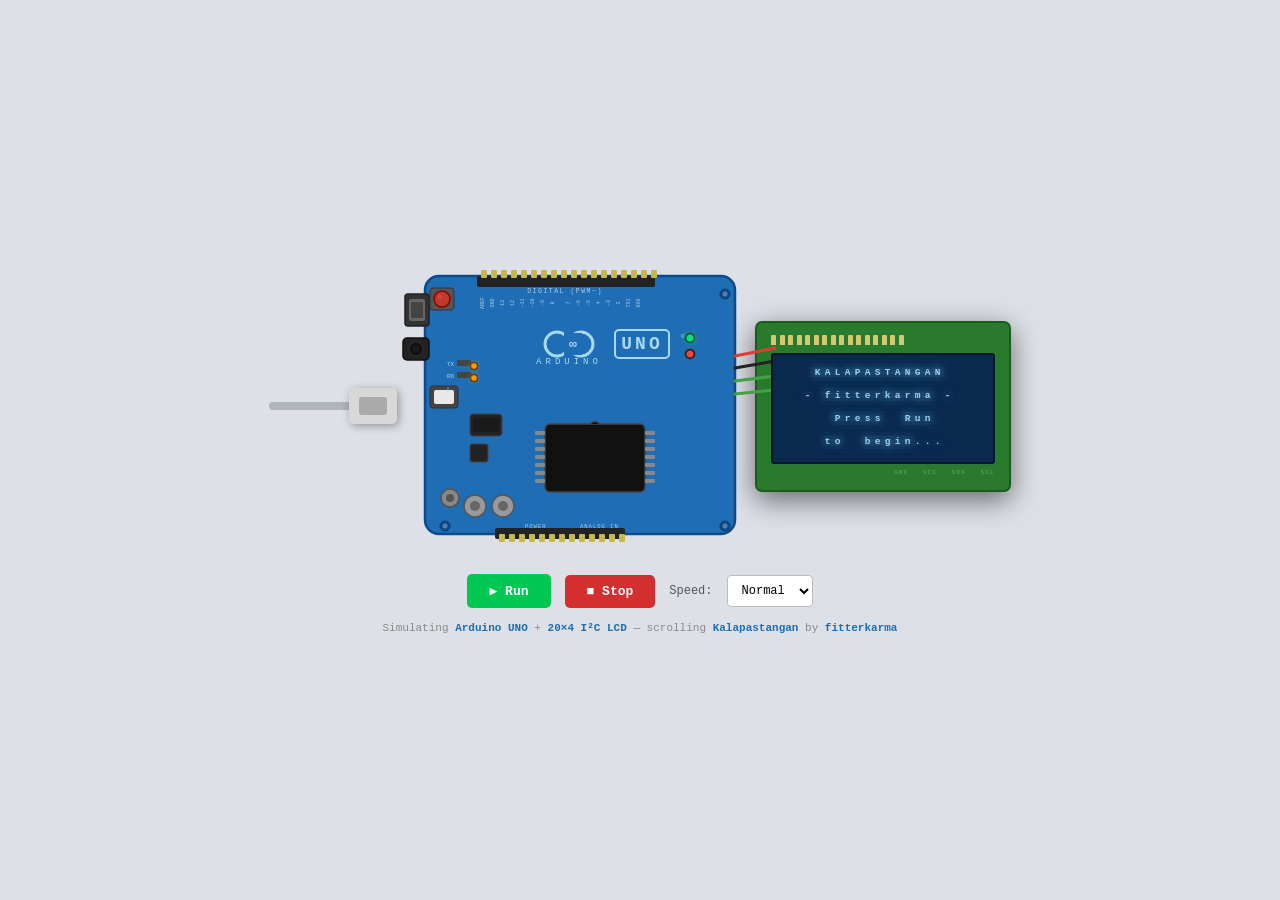
<file: arduino.html>
<!DOCTYPE html>
<html lang="en">
<head>
  <meta charset="UTF-8" />
  <meta name="viewport" content="width=device-width, initial-scale=1.0" />
  <title>Arduino UNO – LCD Kalapastangan</title>
  <style>
    * { box-sizing: border-box; margin: 0; padding: 0; }
    body {
      background: #dde1e7;
      min-height: 100vh;
      display: flex;
      flex-direction: column;
      align-items: center;
      justify-content: center;
      font-family: 'Courier New', monospace;
      padding: 40px 20px;
    }
    .scene {
      display: flex;
      align-items: center;
      gap: 0;
      flex-wrap: nowrap;
      justify-content: center;
    }

    /* ═══════════════════════════════════════
       USB CABLE (grey flat cable + white plug)
    ═══════════════════════════════════════ */
    .usb-wrap {
      display: flex;
      align-items: center;
      margin-right: -2px;
      z-index: 10;
    }
    .usb-cable-wire {
      width: 80px;
      height: 8px;
      background: #b0b4bb;
      border-radius: 4px 0 0 4px;
    }
    .usb-plug-body {
      width: 48px;
      height: 36px;
      background: #d8d8d8;
      border-radius: 5px;
      position: relative;
      box-shadow: 2px 2px 8px rgba(0,0,0,0.35);
      display: flex;
      align-items: center;
      justify-content: center;
    }
    .usb-plug-inner {
      width: 28px;
      height: 18px;
      background: #aaa;
      border-radius: 3px;
    }

    /* ═══════════════════════════════════════
       ARDUINO BOARD (SVG-based for accuracy)
    ═══════════════════════════════════════ */
    .arduino-wrap {
      position: relative;
      width: 360px;
      height: 280px;
      flex-shrink: 0;
    }
    .arduino-svg {
      width: 100%;
      height: 100%;
      overflow: visible;
    }

    /* LED animations */
    @keyframes blinkGreen { 0%,100%{opacity:1} 50%{opacity:.3} }
    @keyframes blinkAmber { 0%,100%{opacity:1} 50%{opacity:.15} }
    .led-on-dot  { animation: blinkGreen 1.4s ease-in-out infinite; }
    .led-rx-dot  { animation: blinkAmber 0.5s ease-in-out infinite alternate; }
    .led-tx-dot  { animation: blinkAmber 0.5s 0.25s ease-in-out infinite alternate; }

    /* ═══════════════════════════════════════
       WIRES SVG between board and LCD
    ═══════════════════════════════════════ */
    .wires-wrap {
      width: 60px;
      height: 280px;
      position: relative;
      flex-shrink: 0;
    }
    .wires-wrap svg { overflow: visible; }

    /* ═══════════════════════════════════════
       LCD MODULE
    ═══════════════════════════════════════ */
    .lcd-module {
      background: #2a7a2e;
      border-radius: 7px;
      padding: 12px 14px 14px;
      box-shadow: 0 8px 28px rgba(0,0,0,0.55);
      border: 2px solid #1a5c1d;
      flex-shrink: 0;
    }
    .lcd-pin-strip { display: flex; gap: 3.5px; margin-bottom: 8px; }
    .lcd-pin-strip span {
      width: 5px; height: 10px;
      background: #d4c870;
      border-radius: 1px 1px 0 0;
    }
    .lcd-screen {
      background: #0b2a50;
      border-radius: 3px;
      padding: 8px 10px 10px;
      border: 2px solid #061828;
      position: relative;
    }
    .lcd-screen::after {
      content: '';
      position: absolute; inset: 0;
      background: repeating-linear-gradient(
        to bottom,
        transparent 0, transparent 3px,
        rgba(0,0,0,0.09) 3px, rgba(0,0,0,0.09) 4px
      );
      pointer-events: none; border-radius: 3px; z-index: 3;
    }
    .lcd-row { display: flex; height: 20px; align-items: center; margin-bottom: 3px; }
    .lcd-row:last-child { margin-bottom: 0; }
    .lcd-cell {
      width: 9px; height: 15px; margin-right: 1px;
      display: flex; align-items: center; justify-content: center;
      font-size: 9.5px; color: #9dd5f5;
      text-shadow: 0 0 7px #7bbfe8, 0 0 12px #4aacdd;
      font-family: 'Courier New', monospace; font-weight: bold;
      position: relative; user-select: none;
    }
    .lcd-cell.cursor::after {
      content: ''; position: absolute;
      bottom: 0; left: 0; right: 0; height: 2px;
      background: #9dd5f5;
      animation: cur 0.8s step-end infinite;
      box-shadow: 0 0 5px #9dd5f5;
    }
    @keyframes cur { 0%,100%{opacity:1} 50%{opacity:0} }
    .lcd-pcb-label {
      font-size: 5.5px; color: #88cc88;
      text-align: right; margin-top: 5px;
      letter-spacing: 1.5px; opacity: .65;
    }

    /* ═══════════════════════════════════════
       CONTROLS
    ═══════════════════════════════════════ */
    .controls {
      margin-top: 28px;
      display: flex; gap: 14px; align-items: center;
      flex-wrap: wrap; justify-content: center;
    }
    .btn {
      padding: 9px 22px; border: none; border-radius: 5px;
      cursor: pointer; font-family: 'Courier New', monospace;
      font-size: 13px; font-weight: bold;
      transition: filter .15s, transform .1s;
    }
    .btn:active { transform: scale(0.96); }
    .btn-run  { background: #00c853; color: #fff; }
    .btn-stop { background: #d32f2f; color: #fff; }
    .btn-run:hover  { filter: brightness(1.15); }
    .btn-stop:hover { filter: brightness(1.15); }
    .speed-lbl { font-size: 12px; color: #555; }
    .speed-sel {
      padding: 7px 10px; border-radius: 4px; border: 1px solid #bbb;
      font-family: 'Courier New', monospace; font-size: 12px;
      background: #fff; cursor: pointer;
    }
    .footer { margin-top: 14px; font-size: 11px; color: #888; text-align: center; }
    .footer b { color: #1b6db5; }
  </style>
</head>
<body>
<div class="scene">

  <!-- USB Cable -->
  <div class="usb-wrap">
    <div class="usb-cable-wire"></div>
    <div class="usb-plug-body"><div class="usb-plug-inner"></div></div>
  </div>

  <!-- Arduino UNO (SVG) -->
  <div class="arduino-wrap">
   <svg class="arduino-svg" viewBox="0 0 360 280" xmlns="http://www.w3.org/2000/svg">
    <!-- ── Board body ── -->
    <rect x="30" y="10" width="310" height="258" rx="14" ry="14"
          fill="#1e6db5" stroke="#0d4a8a" stroke-width="2.5"/>

    <!-- ── Top digital pin headers (two rows) ── -->
    <!-- Row 1: pins 0-13 area -->
    <g fill="#c8b84a">
      <!-- black socket strip -->
      <rect x="82" y="10" width="178" height="11" rx="2" fill="#222"/>
      <!-- gold pins -->
      <rect x="86"  y="4"  width="6" height="8" rx="1"/>
      <rect x="96"  y="4"  width="6" height="8" rx="1"/>
      <rect x="106" y="4"  width="6" height="8" rx="1"/>
      <rect x="116" y="4"  width="6" height="8" rx="1"/>
      <rect x="126" y="4"  width="6" height="8" rx="1"/>
      <rect x="136" y="4"  width="6" height="8" rx="1"/>
      <rect x="146" y="4"  width="6" height="8" rx="1"/>
      <rect x="156" y="4"  width="6" height="8" rx="1"/>
      <rect x="166" y="4"  width="6" height="8" rx="1"/>
      <rect x="176" y="4"  width="6" height="8" rx="1"/>
      <rect x="186" y="4"  width="6" height="8" rx="1"/>
      <rect x="196" y="4"  width="6" height="8" rx="1"/>
      <rect x="206" y="4"  width="6" height="8" rx="1"/>
      <rect x="216" y="4"  width="6" height="8" rx="1"/>
      <rect x="226" y="4"  width="6" height="8" rx="1"/>
      <rect x="236" y="4"  width="6" height="8" rx="1"/>
      <rect x="246" y="4"  width="6" height="8" rx="1"/>
      <rect x="256" y="4"  width="6" height="8" rx="1"/>
    </g>
    <!-- "DIGITAL (PWM~)" label -->
    <text x="170" y="27" fill="#a8cfea" font-size="6.5"
          font-family="Courier New" letter-spacing="1.5" text-anchor="middle">DIGITAL (PWM~)</text>
    <!-- vertical pin number labels -->
    <g fill="#a8cfea" font-size="5" font-family="Courier New" text-anchor="middle">
      <text x="89"  y="37" transform="rotate(-90,89,37)">AREF</text>
      <text x="99"  y="37" transform="rotate(-90,99,37)">GND</text>
      <text x="109" y="37" transform="rotate(-90,109,37)">13</text>
      <text x="119" y="37" transform="rotate(-90,119,37)">12</text>
      <text x="129" y="37" transform="rotate(-90,129,37)">~11</text>
      <text x="139" y="37" transform="rotate(-90,139,37)">~10</text>
      <text x="149" y="37" transform="rotate(-90,149,37)">~9</text>
      <text x="159" y="37" transform="rotate(-90,159,37)">8</text>
      <text x="175" y="37" transform="rotate(-90,175,37)">7</text>
      <text x="185" y="37" transform="rotate(-90,185,37)">~6</text>
      <text x="195" y="37" transform="rotate(-90,195,37)">~5</text>
      <text x="205" y="37" transform="rotate(-90,205,37)">4</text>
      <text x="215" y="37" transform="rotate(-90,215,37)">~3</text>
      <text x="225" y="37" transform="rotate(-90,225,37)">2</text>
      <text x="235" y="37" transform="rotate(-90,235,37)">TX1</text>
      <text x="245" y="37" transform="rotate(-90,245,37)">RX0</text>
    </g>

    <!-- ── Bottom analog pin header ── -->
    <rect x="100" y="262" width="130" height="11" rx="2" fill="#222"/>
    <g fill="#c8b84a">
      <rect x="104" y="268" width="6" height="8" rx="1"/>
      <rect x="114" y="268" width="6" height="8" rx="1"/>
      <rect x="124" y="268" width="6" height="8" rx="1"/>
      <rect x="134" y="268" width="6" height="8" rx="1"/>
      <rect x="144" y="268" width="6" height="8" rx="1"/>
      <rect x="154" y="268" width="6" height="8" rx="1"/>
      <rect x="164" y="268" width="6" height="8" rx="1"/>
      <rect x="174" y="268" width="6" height="8" rx="1"/>
      <rect x="184" y="268" width="6" height="8" rx="1"/>
      <rect x="194" y="268" width="6" height="8" rx="1"/>
      <rect x="204" y="268" width="6" height="8" rx="1"/>
      <rect x="214" y="268" width="6" height="8" rx="1"/>
      <rect x="224" y="268" width="6" height="8" rx="1"/>
    </g>
    <!-- POWER / ANALOG labels -->
    <text x="130" y="262" fill="#a8cfea" font-size="5.5"
          font-family="Courier New" letter-spacing="1">POWER</text>
    <text x="185" y="262" fill="#a8cfea" font-size="5.5"
          font-family="Courier New" letter-spacing="1">ANALOG IN</text>

    <!-- ── USB-B port (left side, top) ── -->
    <rect x="10" y="28" width="24" height="32" rx="3" fill="#333" stroke="#222" stroke-width="1.5"/>
    <rect x="14" y="33" width="16" height="22" rx="2" fill="#666"/>
    <rect x="16" y="36" width="12" height="16" rx="1" fill="#444"/>

    <!-- ── Power jack (left side, below USB-B) ── -->
    <rect x="8" y="72" width="26" height="22" rx="4" fill="#222" stroke="#111" stroke-width="1.5"/>
    <circle cx="21" cy="83" r="7" fill="#111" stroke="#333" stroke-width="1"/>
    <circle cx="21" cy="83" r="3.5" fill="#1a1a1a"/>

    <!-- ── Red reset button (top-left area) ── -->
    <rect x="35" y="22" width="24" height="22" rx="3" fill="#555" stroke="#333" stroke-width="1"/>
    <circle cx="47" cy="33" r="8" fill="#c0392b" stroke="#8b0000" stroke-width="1.5"/>
    <circle cx="45" cy="31" r="2" fill="#e85050" opacity=".6"/>

    <!-- ── White programming button (middle-left) ── -->
    <rect x="35" y="120" width="28" height="22" rx="3" fill="#444" stroke="#333" stroke-width="1"/>
    <rect x="39" y="124" width="20" height="14" rx="2" fill="#e8e8e8"/>

    <!-- ── Arduino ∞ Logo + Text ── -->
    <!-- ∞ symbol (two overlapping circles outline) -->
    <circle cx="162" cy="78" r="12" fill="none" stroke="#a8d8f0" stroke-width="3"/>
    <circle cx="186" cy="78" r="12" fill="none" stroke="#a8d8f0" stroke-width="3"/>
    <!-- cover center overlap -->
    <rect x="169" y="67" width="18" height="22" fill="#1e6db5"/>
    <text x="174" y="82" fill="#a8d8f0" font-size="13" font-family="Courier New"
          font-weight="bold">∞</text>
    <!-- UNO box outline -->
    <rect x="220" y="64" width="54" height="28" rx="4" fill="none" stroke="#a8d8f0" stroke-width="2"/>
    <text x="247" y="83" fill="#a8d8f0" font-size="18" font-family="Courier New"
          font-weight="bold" text-anchor="middle" letter-spacing="3">UNO</text>
    <!-- ARDUINO text -->
    <text x="174" y="98" fill="#a8d8f0" font-size="9" font-family="Courier New"
          letter-spacing="4" text-anchor="middle">ARDUINO</text>
    <!-- ON indicator -->
    <text x="286" y="72" fill="#a8d8f0" font-size="6" font-family="Courier New"
          letter-spacing="1">ON</text>

    <!-- ── TX/RX labels ── -->
    <text x="52" y="100" fill="#a8d8f0" font-size="6" font-family="Courier New">TX</text>
    <text x="52" y="112" fill="#a8d8f0" font-size="6" font-family="Courier New">RX</text>
    <!-- TX/RX rectangles (indicator blocks) -->
    <rect x="62" y="94"  width="14" height="6" rx="1" fill="#444"/>
    <rect x="62" y="106" width="14" height="6" rx="1" fill="#444"/>

    <!-- ── L LED label ── -->
    <text x="52" y="125" fill="#a8d8f0" font-size="6" font-family="Courier New">L</text>

    <!-- ── LED dots (vertical column) ── -->
    <!-- ON (green) -->
    <circle cx="295" cy="72" r="5" fill="#1a1a1a" stroke="#333" stroke-width="1"/>
    <circle cx="295" cy="72" r="3.5" fill="#00e676" class="led-on-dot"
            filter="url(#glow-green)"/>
    <!-- L (yellow, toggled by JS) -->
    <circle cx="295" cy="88" r="5" fill="#1a1a1a" stroke="#333" stroke-width="1"/>
    <circle cx="295" cy="88" r="3.5" fill="#f44336" id="ledLdot"/>
    <!-- RX (amber) -->
    <circle cx="79" cy="100" r="4" fill="#1a1a1a" stroke="#333" stroke-width="1"/>
    <circle cx="79" cy="100" r="2.8" fill="#ff9800" class="led-rx-dot"
            filter="url(#glow-amber)"/>
    <!-- TX (amber) -->
    <circle cx="79" cy="112" r="4" fill="#1a1a1a" stroke="#333" stroke-width="1"/>
    <circle cx="79" cy="112" r="2.8" fill="#ff9800" class="led-tx-dot"
            filter="url(#glow-amber)"/>

    <!-- ── Main IC chip (ATmega328) ── -->
    <rect x="150" y="158" width="100" height="68" rx="5" fill="#111" stroke="#444" stroke-width="1.5"/>
    <!-- IC notch -->
    <path d="M195,158 Q200,153 205,158" fill="#111" stroke="#444" stroke-width="1.5"/>
    <!-- IC left pins -->
    <g fill="#888">
      <rect x="140" y="165" width="10" height="4" rx="1"/>
      <rect x="140" y="173" width="10" height="4" rx="1"/>
      <rect x="140" y="181" width="10" height="4" rx="1"/>
      <rect x="140" y="189" width="10" height="4" rx="1"/>
      <rect x="140" y="197" width="10" height="4" rx="1"/>
      <rect x="140" y="205" width="10" height="4" rx="1"/>
      <rect x="140" y="213" width="10" height="4" rx="1"/>
    </g>
    <!-- IC right pins -->
    <g fill="#888">
      <rect x="250" y="165" width="10" height="4" rx="1"/>
      <rect x="250" y="173" width="10" height="4" rx="1"/>
      <rect x="250" y="181" width="10" height="4" rx="1"/>
      <rect x="250" y="189" width="10" height="4" rx="1"/>
      <rect x="250" y="197" width="10" height="4" rx="1"/>
      <rect x="250" y="205" width="10" height="4" rx="1"/>
      <rect x="250" y="213" width="10" height="4" rx="1"/>
    </g>

    <!-- ── Small IC (crystal oscillator area) ── -->
    <rect x="75" y="148" width="32" height="22" rx="3" fill="#222" stroke="#444" stroke-width="1"/>
    <rect x="78" y="152" width="26" height="14" rx="2" fill="#1a1a1a"/>

    <!-- ── Small square component ── -->
    <rect x="75" y="178" width="18" height="18" rx="2" fill="#222" stroke="#444" stroke-width="1"/>

    <!-- ── Capacitors / circles (bottom left) ── -->
    <circle cx="55"  cy="232" r="9"  fill="radial-gradient(#ddd,#666)" stroke="#555" stroke-width="1.5"/>
    <circle cx="55"  cy="232" r="9"  fill="#888" stroke="#555" stroke-width="1.5"/>
    <circle cx="55"  cy="232" r="4"  fill="#555"/>
    <circle cx="80"  cy="240" r="11" fill="#999" stroke="#555" stroke-width="1.5"/>
    <circle cx="80"  cy="240" r="5"  fill="#666"/>
    <circle cx="108" cy="240" r="11" fill="#999" stroke="#555" stroke-width="1.5"/>
    <circle cx="108" cy="240" r="5"  fill="#666"/>

    <!-- ── Corner mounting holes ── -->
    <circle cx="50"  cy="260" r="5" fill="#0d4a8a" stroke="#0a3a70" stroke-width="1"/>
    <circle cx="50"  cy="260" r="2.5" fill="#ccc" opacity=".4"/>
    <circle cx="330" cy="260" r="5" fill="#0d4a8a" stroke="#0a3a70" stroke-width="1"/>
    <circle cx="330" cy="260" r="2.5" fill="#ccc" opacity=".4"/>
    <circle cx="330" cy="28"  r="5" fill="#0d4a8a" stroke="#0a3a70" stroke-width="1"/>
    <circle cx="330" cy="28"  r="2.5" fill="#ccc" opacity=".4"/>

    <!-- ── Wires from right edge of board to LCD ── -->
    <!-- Red wire -->
    <line x1="340" y1="90" x2="380" y2="82" stroke="#e53935" stroke-width="3" stroke-linecap="round"/>
    <!-- Black wire -->
    <line x1="340" y1="102" x2="380" y2="95" stroke="#222" stroke-width="3" stroke-linecap="round"/>
    <!-- Green wire -->
    <line x1="340" y1="115" x2="380" y2="110" stroke="#43a047" stroke-width="3" stroke-linecap="round"/>
    <!-- Green wire 2 -->
    <line x1="340" y1="128" x2="380" y2="124" stroke="#43a047" stroke-width="3" stroke-linecap="round"/>

    <!-- ── SVG filters for glow ── -->
    <defs>
      <filter id="glow-green" x="-80%" y="-80%" width="260%" height="260%">
        <feGaussianBlur stdDeviation="3" result="blur"/>
        <feMerge><feMergeNode in="blur"/><feMergeNode in="SourceGraphic"/></feMerge>
      </filter>
      <filter id="glow-amber" x="-80%" y="-80%" width="260%" height="260%">
        <feGaussianBlur stdDeviation="2.5" result="blur"/>
        <feMerge><feMergeNode in="blur"/><feMergeNode in="SourceGraphic"/></feMerge>
      </filter>
    </defs>
   </svg>
  </div><!-- /arduino-wrap -->

  <!-- LCD 20×4 Module -->
  <div class="lcd-module">
    <div class="lcd-pin-strip">
      <span></span><span></span><span></span><span></span>
      <span></span><span></span><span></span><span></span>
      <span></span><span></span><span></span><span></span>
      <span></span><span></span><span></span><span></span>
    </div>
    <div class="lcd-screen">
      <div class="lcd-row" id="row0"></div>
      <div class="lcd-row" id="row1"></div>
      <div class="lcd-row" id="row2"></div>
      <div class="lcd-row" id="row3"></div>
    </div>
    <div class="lcd-pcb-label">GND &nbsp; VCC &nbsp; SDA &nbsp; SCL</div>
  </div>

</div><!-- /scene -->

<!-- Controls -->
<div class="controls">
  <button class="btn btn-run"  id="btnRun">▶ Run</button>
  <button class="btn btn-stop" id="btnStop">■ Stop</button>
  <span class="speed-lbl">Speed:</span>
  <select class="speed-sel" id="speedSel">
    <option value="320">Slow</option>
    <option value="150" selected>Normal</option>
    <option value="55">Fast</option>
  </select>
</div>

<div class="footer">
  Simulating <b>Arduino UNO</b> + <b>20×4 I²C LCD</b> —
  scrolling <b>Kalapastangan</b> by <b>fitterkarma</b>
</div>

<script>
const LYRICS = [
  "Mamamatay akong","nakangiti",
  "Kapag ikaw ang","nasa aking tabi","",
  "Mabubuhay akong","nagsisisi",
  "Kapag isang araw","hindi kita","mapangiti","",
  "Kalapastangan ang","'di ka ibigin",
  "Kalokohan ang","'di ka isipin","",
  "Kung ang mundo ay","biglang gugunawin",
  "Ikaw ang una kong","hahanapin","",
  "~~~~~~~~~~~~~~~~"," END OF SONG :) ","~~~~~~~~~~~~~~~~","","",
];

const COLS=20,ROWS=4;
const grid=[];
for(let r=0;r<ROWS;r++){
  const rowEl=document.getElementById('row'+r);
  const cells=[];
  for(let c=0;c<COLS;c++){
    const d=document.createElement('div');
    d.className='lcd-cell';d.textContent='\u00A0';
    rowEl.appendChild(d);cells.push(d);
  }
  grid.push(cells);
}
function clearGrid(){
  for(let r=0;r<ROWS;r++)for(let c=0;c<COLS;c++){
    grid[r][c].textContent='\u00A0';grid[r][c].classList.remove('cursor');
  }
}
let buf=['','','',''];
function renderBuf(){
  for(let r=0;r<ROWS;r++){
    const line=buf[r].padEnd(COLS,' ').substring(0,COLS);
    for(let c=0;c<COLS;c++)
      grid[r][c].textContent=line[c]===' '?'\u00A0':line[c];
  }
}
function centre(s){
  s=s.substring(0,COLS);
  const pad=Math.floor((COLS-s.length)/2);
  return ' '.repeat(pad)+s;
}
let timer=null,running=false,lyricsIdx=0,charIdx=0,screenRow=0,curR=0,curC=0;
function showCursor(){
  for(let r=0;r<ROWS;r++)for(let c=0;c<COLS;c++)grid[r][c].classList.remove('cursor');
  if(curR>=0&&curR<ROWS&&curC>=0&&curC<COLS)grid[curR][curC].classList.add('cursor');
}
function scrollUp(){
  buf[0]=buf[1];buf[1]=buf[2];buf[2]=buf[3];buf[3]='';
  renderBuf();if(screenRow>0)screenRow--;
}
function getSpeed(){return parseInt(document.getElementById('speedSel').value);}
function resetState(){
  clearInterval(timer);timer=null;running=false;
  lyricsIdx=charIdx=screenRow=0;buf=['','','',''];clearGrid();
}
function tick(){
  if(lyricsIdx>=LYRICS.length){
    clearInterval(timer);timer=null;running=false;setLedL(false);
    setTimeout(()=>{resetState();showIdle();},2500);return;
  }
  const line=centre(LYRICS[lyricsIdx]);
  if(charIdx<line.length){
    if(screenRow>=ROWS){scrollUp();screenRow=ROWS-1;}
    buf[screenRow]=buf[screenRow].substring(0,charIdx)+line[charIdx];
    const ch=line[charIdx];
    grid[screenRow][charIdx].textContent=ch===' '?'\u00A0':ch;
    curR=screenRow;curC=charIdx+1;showCursor();charIdx++;
  }else{
    buf[screenRow]=line;renderBuf();
    for(let r=0;r<ROWS;r++)for(let c=0;c<COLS;c++)grid[r][c].classList.remove('cursor');
    screenRow++;
    if(screenRow>=ROWS){scrollUp();screenRow=ROWS-1;}
    charIdx=0;lyricsIdx++;
  }
}
function startTyping(){running=true;setLedL(true);timer=setInterval(tick,getSpeed());}
function setLedL(on){
  const el=document.getElementById('ledLdot');
  if(on){el.setAttribute('fill','#ffee58');el.setAttribute('filter','url(#glow-green)');}
  else{el.setAttribute('fill','#f44336');el.removeAttribute('filter');}
}
function showIdle(){
  buf=[centre('KALAPASTANGAN'),centre('- fitterkarma -'),centre('Press  Run'),centre('to  begin...')];
  renderBuf();
}
document.getElementById('btnRun').addEventListener('click',()=>{if(running)return;resetState();startTyping();});
document.getElementById('btnStop').addEventListener('click',()=>{clearInterval(timer);timer=null;running=false;setLedL(false);});
document.getElementById('speedSel').addEventListener('change',()=>{if(running){clearInterval(timer);timer=setInterval(tick,getSpeed());}});
window.addEventListener('load',showIdle);
</script>
</body>
</html>
</file>
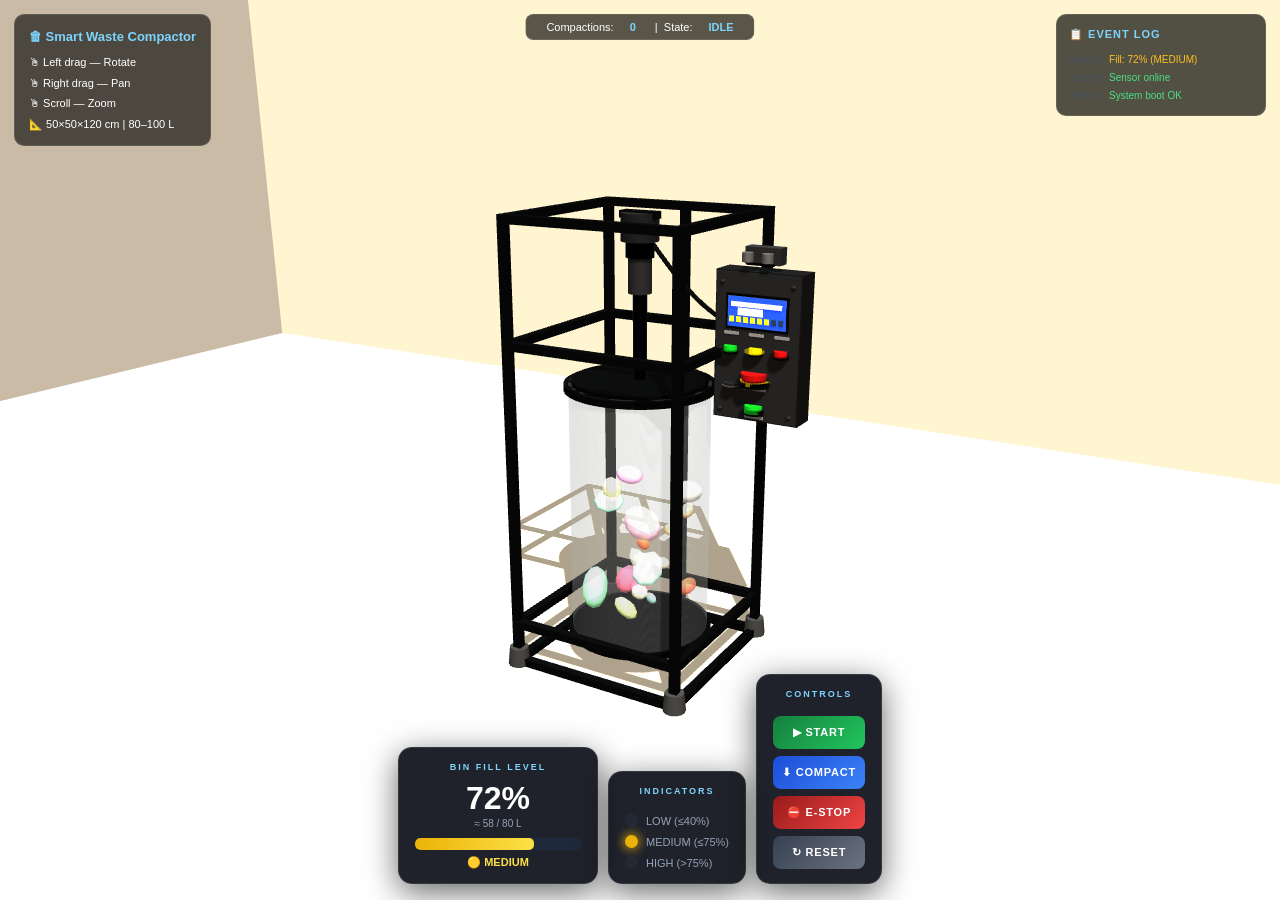
<file: godwim.html>
<!DOCTYPE html>
<html lang="en">
<head>
<meta charset="UTF-8"/>
<title>Smart Waste Compactor 3D</title>
<style>
*{margin:0;padding:0;box-sizing:border-box;}
body{overflow:hidden;font-family:'Segoe UI',Arial,sans-serif;}
#c{position:fixed;top:0;left:0;z-index:0;display:block;}

/* HUD */
#hud{position:fixed;top:14px;left:14px;z-index:10;color:#fff;
  background:rgba(0,0,0,0.62);padding:10px 14px;border-radius:10px;
  font-size:11px;line-height:1.9;border:1px solid rgba(255,255,255,0.12);}
#hud h3{color:#7dd3fc;font-size:13px;margin-bottom:2px;}

/* badge */
#badge{position:fixed;top:14px;left:50%;transform:translateX(-50%);z-index:10;
  background:rgba(0,0,0,0.65);border-radius:8px;padding:6px 20px;
  border:1px solid rgba(255,255,255,0.1);color:#fff;font-size:11px;
  display:flex;gap:16px;white-space:nowrap;}
#badge span{color:#7dd3fc;font-weight:700;}

/* log */
#log{position:fixed;top:14px;right:14px;z-index:10;width:210px;
  background:rgba(0,0,0,0.68);border-radius:10px;padding:10px 12px;
  border:1px solid rgba(255,255,255,0.1);font-size:10px;line-height:1.8;color:#94a3b8;}
#log h4{color:#7dd3fc;font-size:11px;margin-bottom:6px;letter-spacing:1px;}
.le{display:flex;gap:5px;}
.lt{color:#475569;font-size:9px;flex-shrink:0;padding-top:1px;}
.lm{color:#cbd5e1;}.lm.ok{color:#4ade80;}.lm.warn{color:#fbbf24;}.lm.err{color:#f87171;}

/* alert */
#alert{position:fixed;top:66px;left:50%;transform:translateX(-50%);z-index:10;
  background:rgba(239,68,68,0.95);color:#fff;padding:7px 22px;border-radius:8px;
  font-size:12px;font-weight:700;letter-spacing:1px;display:none;
  box-shadow:0 4px 20px rgba(239,68,68,0.6);pointer-events:none;}
#alert.flash{animation:flsh 0.45s infinite alternate;}
@keyframes flsh{from{opacity:1;}to{opacity:0.5;}}

/* bottom UI */
#ui{position:fixed;bottom:0;left:0;right:0;z-index:10;
  display:flex;justify-content:center;align-items:flex-end;
  padding-bottom:16px;gap:10px;pointer-events:none;}
.card{background:rgba(8,10,20,0.90);border:1px solid rgba(255,255,255,0.1);
  border-radius:14px;padding:14px 16px;pointer-events:all;
  box-shadow:0 8px 32px rgba(0,0,0,0.6);color:#fff;}
.card h4{font-size:9px;letter-spacing:2px;text-transform:uppercase;
  color:#7dd3fc;margin-bottom:10px;text-align:center;}

/* fill card */
#fc{min-width:200px;}
#fl{font-size:32px;font-weight:700;text-align:center;line-height:1;margin-bottom:4px;}
#fsub{font-size:10px;color:#94a3b8;text-align:center;margin-bottom:9px;}
#fbw{background:#1e293b;border-radius:5px;height:12px;overflow:hidden;}
#fb{height:100%;border-radius:5px;width:72%;transition:width .4s,background .4s;}
#fst{font-size:11px;text-align:center;margin-top:6px;font-weight:600;}

/* lights */
#lc{display:flex;flex-direction:column;gap:8px;min-width:138px;}
.lr{display:flex;align-items:center;gap:8px;font-size:11px;color:#94a3b8;}
.led{width:13px;height:13px;border-radius:50%;flex-shrink:0;transition:box-shadow .3s,background .3s;}
.led.off{background:#2d3748;box-shadow:none;opacity:.35;}
.led.g{background:#22c55e;box-shadow:0 0 9px 3px #22c55e88;}
.led.y{background:#eab308;box-shadow:0 0 9px 3px #eab30888;}
.led.r{background:#ef4444;box-shadow:0 0 9px 3px #ef444488;}

/* buttons */
#bc{display:flex;flex-direction:column;gap:7px;min-width:126px;}
.btn{border:none;border-radius:8px;padding:10px 0;font-size:11px;font-weight:700;
  cursor:pointer;letter-spacing:.8px;transition:transform .12s,box-shadow .2s;width:100%;}
.btn:active{transform:scale(0.94);}
#bst{background:linear-gradient(135deg,#15803d,#22c55e);color:#fff;}
#bst:hover{box-shadow:0 0 16px #22c55e99;}
#bst.run{background:linear-gradient(135deg,#0e7490,#06b6d4);
  animation:pbtn 1.1s ease-in-out infinite;}
@keyframes pbtn{0%,100%{box-shadow:0 0 5px #06b6d4;}50%{box-shadow:0 0 20px #06b6d4;}}
#bco{background:linear-gradient(135deg,#1d4ed8,#3b82f6);color:#fff;}
#bco:hover:not(:disabled){box-shadow:0 0 16px #3b82f699;}
#bco:disabled{opacity:.3;cursor:not-allowed;}
#bes{background:linear-gradient(135deg,#991b1b,#ef4444);color:#fff;}
#bes:hover{box-shadow:0 0 16px #ef444499;}
#bes.on{animation:estop 0.6s ease-in-out infinite;}
@keyframes estop{0%,100%{box-shadow:0 0 6px #ef4444;}50%{box-shadow:0 0 24px #ef4444,0 0 8px #fff;}}
#bre{background:linear-gradient(135deg,#374151,#6b7280);color:#fff;}
#bre:hover{background:linear-gradient(135deg,#1f2937,#374151);}

/* ══════════════════════════════════════════
   MINECRAFT INTRO — IMPROVED
══════════════════════════════════════════ */
@import url('https://fonts.googleapis.com/css2?family=Press+Start+2P&display=swap');

/* ── INTRO WRAPPER ── */
#intro{
  position:fixed;inset:0;z-index:999;
  display:flex;align-items:center;justify-content:center;
  overflow:hidden;font-family:'Press Start 2P',monospace;
  image-rendering:pixelated;
}

/* full-scene canvas (world + particles) */
#intro-bg{position:absolute;inset:0;z-index:0;image-rendering:pixelated;}

/* dim overlay so panel pops */
#intro-dim{
  position:absolute;inset:0;z-index:1;
  background:rgba(0,0,0,0.38);
}

/* ── MAIN INVENTORY PANEL ── */
#intro-panel{
  position:relative;z-index:10;
  width:min(580px,94vw);
  background:#c6c6c6;
  outline:4px solid #000;
  box-shadow:
    inset 3px  3px 0 #fff,
    inset -3px -3px 0 #555,
    0 0 0 4px #000,
    8px 8px 0 rgba(0,0,0,0.55);
  padding:0 0 20px;
  text-align:center;
}

/* ── TITLE BAR (purple, Minecraft GUI) ── */
#intro-titlebar{
  background:#4b4fa3;
  padding:11px 14px 9px;
  display:flex;align-items:center;justify-content:space-between;
  border-bottom:3px solid #000;
  box-shadow:inset 0 3px 0 #7579d4, inset 0 -2px 0 #2e3170;
  margin-bottom:16px;
}
#intro-titlebar-txt{
  font-size:clamp(8px,1.2vw,11px);color:#fff;
  text-shadow:2px 2px 0 #000;letter-spacing:2px;
}
#intro-ver{
  font-size:8px;color:rgba(255,255,255,0.5);
  text-shadow:1px 1px 0 #000;
}

/* ── CREEPER CANVAS ── */
#creeper-wrap{
  margin:0 auto 10px;
  opacity:0;
  transition:opacity 0.2s steps(2);
}
#creeper-wrap.show{opacity:1;}
#creeper-cv{display:block;margin:0 auto;image-rendering:pixelated;}

/* ── TITLE ── */
#intro-title{
  font-size:clamp(16px,3.2vw,34px);
  color:#ffff55;
  text-shadow:3px 3px 0 #aaaa00,5px 5px 0 #000;
  letter-spacing:3px;line-height:1.4;
  opacity:0;transform:scaleY(0);transform-origin:top center;
  transition:opacity 0.3s steps(4),transform 0.3s steps(4);
  margin:0 20px 4px;
}
#intro-title.show{opacity:1;transform:scaleY(1);}

/* rainbow shimmer on title */
@keyframes rainbow{
  0%  {color:#ffff55;}
  20% {color:#55ffff;}
  40% {color:#ff55ff;}
  60% {color:#55ff55;}
  80% {color:#ff5555;}
  100%{color:#ffff55;}
}
#intro-title.show{animation:rainbow 3s steps(1) infinite;}

/* ── SUBTITLE ── */
#intro-sub{
  font-size:clamp(5px,0.8vw,8px);color:#aaffaa;
  text-shadow:1px 1px 0 #005500,2px 2px 0 #000;
  letter-spacing:1px;margin:0 20px 14px;
  opacity:0;transition:opacity 0.3s steps(3);
}
#intro-sub.show{opacity:1;}

/* ── PIXEL DIVIDER ── */
#intro-line{
  height:6px;width:0;margin:0 20px 16px;
  background:
    repeating-linear-gradient(90deg,
      #666 0,#666 4px,
      #999 4px,#999 8px,
      #444 8px,#444 12px
    );
  outline:2px solid #000;
  transition:width 0.6s steps(16);
}
#intro-line.show{width:calc(100% - 40px);}

/* ── SECTION LABEL ── */
.mc-label{
  font-size:clamp(6px,0.8vw,8px);color:#1a1a1a;
  text-shadow:1px 1px 0 #ddd;
  margin:0 20px 6px;text-align:left;display:block;
}

/* ── LEADER SLOT (golden) ── */
#intro-leader{opacity:0;transition:opacity 0.3s steps(3);margin:0 20px 10px;}
#intro-leader.show{opacity:1;}
#leader-slot{
  display:flex;align-items:center;gap:0;
  outline:3px solid #000;
  box-shadow:inset 3px 3px 0 #fff,inset -3px -3px 0 #555;
}
.ls-icon{
  width:52px;height:52px;flex-shrink:0;
  background:#7a6a00;
  outline:3px solid #000;
  display:flex;align-items:center;justify-content:center;
  font-size:28px;
  box-shadow:inset 2px 2px 0 #c8b200,inset -2px -2px 0 #3a3200;
}
.ls-text{
  flex:1;padding:8px 12px;background:#8b8b8b;
  text-align:left;
  box-shadow:inset 2px 2px 0 #fff,inset -2px -2px 0 #3b3b3b;
}
.ls-role{font-size:7px;color:#55ffff;text-shadow:1px 1px 0 #005555,2px 2px 0 #000;margin-bottom:5px;}
.ls-name{font-size:clamp(7px,1vw,10px);color:#ffff55;text-shadow:1px 1px 0 #aaaa00,2px 2px 0 #000;}

/* ── MEMBER SLOTS ── */
#intro-members{opacity:0;transition:opacity 0.2s steps(2);margin:0 20px;}
#intro-members.show{opacity:1;}
.member{
  display:flex;align-items:center;gap:0;
  outline:3px solid #000;margin-bottom:5px;
  opacity:0;transform:translateX(-24px);
  transition:opacity 0.3s steps(4),transform 0.3s steps(4);
}
.member.show{opacity:1;transform:translateX(0);}
.m-icon{
  width:44px;height:44px;flex-shrink:0;
  display:flex;align-items:center;justify-content:center;
  font-size:22px;background:#5a5a5a;
  box-shadow:inset 2px 2px 0 #888,inset -2px -2px 0 #222;
}
.m-num{
  width:30px;padding:0 6px;background:#6e6e6e;height:44px;
  display:flex;align-items:center;justify-content:center;
  font-size:7px;color:#55ffff;
  text-shadow:1px 1px 0 #003333,2px 2px 0 #000;
  box-shadow:inset 2px 0 0 #888,inset -2px 0 0 #333;
}
.m-name{
  flex:1;padding:0 10px;background:#8b8b8b;height:44px;
  display:flex;align-items:center;
  font-size:clamp(5px,0.8vw,9px);color:#fff;
  text-shadow:1px 1px 0 #555,2px 2px 0 #000;
  box-shadow:inset 2px 2px 0 #fff,inset -2px -2px 0 #3b3b3b;
}

/* ── HOTBAR (decorative) ── */
#mc-hotbar{
  display:flex;gap:4px;justify-content:center;
  margin:14px 20px 10px;opacity:0;
  transition:opacity 0.3s steps(3);
}
#mc-hotbar.show{opacity:1;}
.hb-slot{
  width:36px;height:36px;
  background:#8b8b8b;
  outline:3px solid #000;
  box-shadow:inset 2px 2px 0 #fff,inset -2px -2px 0 #3b3b3b;
  display:flex;align-items:center;justify-content:center;
  font-size:18px;
}
.hb-slot.selected{
  outline:3px solid #fff;
  box-shadow:inset 2px 2px 0 #fff,inset -2px -2px 0 #000;
  background:#9b9b9b;
}

/* ── PLAY BUTTON ── */
#intro-enter{margin:0 20px;opacity:0;transition:opacity 0.3s steps(3);}
#intro-enter.show{opacity:1;}
#mc-btn{
  font-family:'Press Start 2P',monospace;
  font-size:clamp(9px,1.2vw,13px);color:#fff;
  background:#555a9e;width:100%;padding:13px 0;
  border:none;outline:3px solid #000;
  box-shadow:inset 3px 3px 0 #8b90cf,inset -3px -3px 0 #2e3170;
  cursor:pointer;letter-spacing:3px;
  text-shadow:2px 2px 0 #000;
  transition:background 0.05s;
}
#mc-btn:hover{background:#6b71be;box-shadow:inset 3px 3px 0 #a0a5e0,inset -3px -3px 0 #3b3f80;}
#mc-btn:active{box-shadow:inset -3px -3px 0 #8b90cf,inset 3px 3px 0 #2e3170;transform:translate(2px,2px);}

/* ── XP BAR ── */
#mc-xpbar{
  height:9px;background:#1a1a1a;
  outline:2px solid #000;margin-top:6px;overflow:hidden;
}
#mc-xpfill{
  height:100%;width:0%;
  background:linear-gradient(90deg,#57a800,#7fcc19,#a0e832);
  transition:width 0.1s linear;
}
#mc-xplabel{
  font-size:6px;color:#7fcc19;text-shadow:1px 1px 0 #000;
  text-align:center;margin-top:3px;letter-spacing:1px;
}

/* ── FADE OUT ── */
#intro.fadeout{animation:mcFade 0.4s steps(6) forwards;}
@keyframes mcFade{0%{opacity:1;}100%{opacity:0;pointer-events:none;}}
</style>
</head>
<body>

<!-- ══════════════════════════════════════
     MINECRAFT INTRO SCREEN — IMPROVED
══════════════════════════════════════ -->
<div id="intro">
  <canvas id="intro-bg"></canvas>
  <div id="intro-dim"></div>

  <div id="intro-panel">
    <!-- title bar -->
    <div id="intro-titlebar">
      <span id="intro-titlebar-txt">Inventory</span>
      <span id="intro-ver">v1.0</span>
    </div>

    <!-- pixel creeper canvas -->
    <div id="creeper-wrap">
      <canvas id="creeper-cv" width="80" height="80"></canvas>
    </div>

    <!-- big title -->
    <div id="intro-title">EXOPULSE BIN</div>
    <div id="intro-sub">-- Smart Waste Compaction System --</div>
    <div id="intro-line"></div>

    <!-- group leader -->
    <span class="mc-label">Group Leader:</span>
    <div id="intro-leader">
      <div id="leader-slot">
        <div class="ls-icon">👑</div>
        <div class="ls-text">
          <div class="ls-role">[ LEADER ]</div>
          <div class="ls-name">Aviles Godwin Rogie</div>
        </div>
      </div>
    </div>

    <!-- members -->
    <span class="mc-label">Team Members:</span>
    <div id="intro-members">
      <div class="member" id="m0">
        <div class="m-icon">🧑</div>
        <div class="m-num">01</div>
        <div class="m-name">Aviles Godwin Rogie</div>
      </div>
      <div class="member" id="m1">
        <div class="m-icon">🧑</div>
        <div class="m-num">02</div>
        <div class="m-name">Canales Marian</div>
      </div>
      <div class="member" id="m2">
        <div class="m-icon">🧑</div>
        <div class="m-num">03</div>
        <div class="m-name">Delen Vince Arthur</div>
      </div>
    </div>

    <!-- hotbar row -->
    <div id="mc-hotbar">
      <div class="hb-slot selected">⛏️</div>
      <div class="hb-slot">🗑️</div>
      <div class="hb-slot">🔧</div>
      <div class="hb-slot">⚡</div>
      <div class="hb-slot">🌿</div>
      <div class="hb-slot">💎</div>
      <div class="hb-slot">🔥</div>
      <div class="hb-slot">🏆</div>
      <div class="hb-slot">🛡️</div>
    </div>

    <!-- play button + xp bar -->
    <div id="intro-enter">
      <button id="mc-btn" onclick="skipIntro()">▶  PLAY GAME</button>
      <div id="mc-xpbar"><div id="mc-xpfill"></div></div>
      <div id="mc-xplabel">Loading world...</div>
    </div>
  </div>
</div>

<canvas id="c"></canvas>

<div id="hud">
  <h3>🗑 Smart Waste Compactor</h3>
  🖱 Left drag — Rotate<br>
  🖱 Right drag — Pan<br>
  🖱 Scroll — Zoom<br>
  📐 50×50×120 cm | 80–100 L
</div>

<div id="badge">
  Compactions: <span id="cc">0</span> &nbsp;|&nbsp; State: <span id="sl">IDLE</span>
</div>

<div id="alert">⚠ BIN FULL — EMPTY REQUIRED</div>

<div id="log">
  <h4>📋 EVENT LOG</h4>
  <div id="ll"></div>
</div>

<div id="ui">
  <div class="card" id="fc">
    <h4>Bin Fill Level</h4>
    <div id="fl">72%</div>
    <div id="fsub">≈ 58 / 80 L</div>
    <div id="fbw"><div id="fb"></div></div>
    <div id="fst">🟡 MEDIUM</div>
  </div>
  <div class="card" id="lc">
    <h4>Indicators</h4>
    <div class="lr"><div class="led off" id="lLo"></div>LOW (&le;40%)</div>
    <div class="lr"><div class="led off" id="lMe"></div>MEDIUM (&le;75%)</div>
    <div class="lr"><div class="led off" id="lHi"></div>HIGH (&gt;75%)</div>
  </div>
  <div class="card" id="bc">
    <h4>Controls</h4>
    <button class="btn" id="bst">&#9654; START</button>
    <button class="btn" id="bco">&#11015; COMPACT</button>
    <button class="btn" id="bes">&#9940; E-STOP</button>
    <button class="btn" id="bre">&#8635; RESET</button>
  </div>
</div>

<!-- Three.js local copies (no CDN needed) -->
<script src="three.min.js"></script>
<script src="OrbitControls.js"></script>

<!-- ══════════════════════════════════════
     MINECRAFT INTRO SCRIPT — IMPROVED
══════════════════════════════════════ -->
<script>
(function(){

// ══ WORLD CANVAS ════════════════════════════
var bg=document.getElementById('intro-bg');
var ctx=bg.getContext('2d');
var W,H;
function resize(){ W=bg.width=window.innerWidth; H=bg.height=window.innerHeight; }
resize(); window.addEventListener('resize',resize);

var TILE=32, COLS=90;
var hmap=[],treeCol={},torchCol={};
(function(){
  var b=[];
  for(var i=0;i<COLS;i++) b.push(Math.random());
  for(var s=0;s<4;s++){var t=b.slice();for(var i=1;i<COLS-1;i++)t[i]=(b[i-1]+b[i]*2+b[i+1])/4;b=t;}
  for(var i=0;i<COLS;i++){
    hmap[i]=Math.round(b[i]*7)+4;
    if(Math.random()<0.13&&i>2&&i<COLS-2) treeCol[i]=true;
    if(Math.random()<0.09) torchCol[i]=true;
  }
})();

var scrollX=0, dayT=0, frame=0;
var sparks=[];
function spark(x,y){sparks.push({x:x,y:y,vx:(Math.random()-.5)*1.5,vy:-Math.random()*2-0.5,life:1});}

function blk(px,py,type){
  if(px<-TILE||px>W+TILE) return;
  var T=TILE,c=ctx;
  if(type==='grass'){
    c.fillStyle='#7a4f2e';c.fillRect(px,py,T,T);
    c.fillStyle='#5d7c3f';c.fillRect(px,py,T,8);
    c.fillStyle='#4a6330';c.fillRect(px+4,py,4,4);c.fillRect(px+16,py,4,3);c.fillRect(px+24,py,3,5);
  }else if(type==='dirt'){
    c.fillStyle='#8B5E3C';c.fillRect(px,py,T,T);
    c.fillStyle='#6b4226';c.fillRect(px+4,py+5,6,6);c.fillRect(px+18,py+16,7,7);c.fillRect(px+8,py+22,6,6);
  }else if(type==='stone'){
    c.fillStyle='#909090';c.fillRect(px,py,T,T);
    c.fillStyle='#6a6a6a';c.fillRect(px+2,py+2,13,13);c.fillRect(px+17,py+17,11,11);
    c.fillRect(px+17,py+2,11,11);c.fillRect(px+2,py+17,11,11);
  }else if(type==='ore'){
    c.fillStyle='#909090';c.fillRect(px,py,T,T);
    c.fillStyle='#6a6a6a';c.fillRect(px+2,py+2,13,13);c.fillRect(px+17,py+17,11,11);
    c.fillStyle='#4fc3f7';c.fillRect(px+6,py+6,8,8);c.fillRect(px+20,py+4,6,6);c.fillRect(px+4,py+20,6,6);
  }else if(type==='gold'){
    c.fillStyle='#909090';c.fillRect(px,py,T,T);
    c.fillStyle='#6a6a6a';c.fillRect(px+2,py+2,13,13);c.fillRect(px+17,py+17,11,11);
    c.fillStyle='#ffd700';c.fillRect(px+6,py+6,8,8);c.fillRect(px+20,py+4,5,5);
  }
  c.fillStyle='rgba(0,0,0,0.22)';c.fillRect(px,py,T,2);c.fillRect(px,py,2,T);
  c.fillStyle='rgba(255,255,255,0.1)';c.fillRect(px,py+T-2,T,2);c.fillRect(px+T-2,py,2,T);
}

function tree(px,gy){
  ctx.fillStyle='#6b4c11';ctx.fillRect(px+12,gy-TILE*3,8,TILE*3);
  ctx.fillStyle='rgba(0,0,0,0.2)';ctx.fillRect(px+12,gy-TILE*3,3,TILE*3);
  ctx.fillStyle='#2d8c1e';ctx.fillRect(px,gy-TILE*5,TILE,TILE);
  ctx.fillRect(px-TILE,gy-TILE*4,TILE*3,TILE);ctx.fillRect(px-TILE,gy-TILE*3,TILE*3,TILE);
  ctx.fillStyle='#1e6914';ctx.fillRect(px+2,gy-TILE*5,4,4);ctx.fillRect(px+22,gy-TILE*5,5,4);
  ctx.fillRect(px-TILE+4,gy-TILE*4,6,6);ctx.fillRect(px+TILE+8,gy-TILE*3,8,6);
}

function torch(px,gy){
  ctx.fillStyle='#8B6914';ctx.fillRect(px+13,gy-20,6,20);
  ctx.fillStyle='#ff9900';ctx.fillRect(px+11,gy-28,10,10);
  ctx.fillStyle='#ffdd00';ctx.fillRect(px+13,gy-31,6,6);
  ctx.fillStyle='#fff';ctx.fillRect(px+14,gy-33,4,4);
  var g=ctx.createRadialGradient(px+16,gy-24,2,px+16,gy-24,26);
  g.addColorStop(0,'rgba(255,153,0,0.28)');g.addColorStop(1,'transparent');
  ctx.fillStyle=g;ctx.fillRect(px-10,gy-50,52,52);
}

function sky(){
  var n=Math.max(0,Math.cos(dayT*Math.PI*2));
  var dawn=Math.abs(Math.sin(dayT*Math.PI*2))>0.88;
  var r=Math.round(20+n*140+(dawn?50:0));
  var g2=Math.round(25+n*145+(dawn?20:0));
  var b2=Math.round(70+n*120);
  var gr=ctx.createLinearGradient(0,0,0,H*.72);
  gr.addColorStop(0,'rgb('+r+','+g2+','+b2+')');
  gr.addColorStop(1,'rgb('+(r+30)+','+(g2+35)+','+(b2+30)+')');
  ctx.fillStyle=gr;ctx.fillRect(0,0,W,H);
  // stars at night
  if(n<0.25){
    ctx.fillStyle='rgba(255,255,210,'+(0.9-n*3.6)+')';
    for(var si=0;si<90;si++) ctx.fillRect((si*173)%W,(si*97)%(H*.6),((si*7)%3)+1,((si*7)%3)+1);
  }
  // sun/moon
  var ang=dayT*Math.PI*2-Math.PI/2;
  var sx=W*.5+Math.cos(ang)*W*.38, sy=H*.22+Math.sin(ang)*H*.2;
  if(n>0){
    ctx.fillStyle='#ffffa0';ctx.fillRect(sx-20,sy-20,40,40);
    ctx.fillStyle='#ffff55';ctx.fillRect(sx-15,sy-15,30,30);
    ctx.fillStyle='#ffff00';ctx.fillRect(sx-10,sy-10,20,20);
    // rays
    ctx.fillStyle='rgba(255,255,100,0.45)';
    [[-30,-4],[-30,4],[30,-4],[30,4],[-4,-30],[4,-30],[-4,30],[4,30]]
      .forEach(function(r){ctx.fillRect(sx+r[0],sy+r[1],8,8);});
  }else{
    ctx.fillStyle='#ddd';ctx.fillRect(sx-14,sy-14,28,28);
    ctx.fillStyle='#bbb';ctx.fillRect(sx-8,sy-6,7,7);
    ctx.fillStyle='#ccc';ctx.fillRect(sx+4,sy+4,5,5);
  }
}

var introAlive=true;
function loop(){
  if(!introAlive) return;
  requestAnimationFrame(loop);
  frame++; dayT=(frame*0.00035)%1; scrollX+=0.6;
  ctx.clearRect(0,0,W,H);
  sky();

  // clouds
  [.08,.28,.52,.74].forEach(function(s,ci){
    var cx2=((s*W*2+frame*(ci%2?0.5:0.35))%(W+256))-128;
    var cy2=H*.12+ci*32, cw=(3+ci)*TILE;
    ctx.fillStyle='rgba(255,255,255,0.9)';
    ctx.fillRect(cx2,cy2,cw,TILE);ctx.fillRect(cx2+TILE,cy2-TILE,cw-TILE*2,TILE);
    ctx.fillStyle='rgba(180,180,180,0.4)';ctx.fillRect(cx2,cy2+TILE-4,cw,4);
  });

  // terrain
  for(var col=0;col<COLS;col++){
    var wx=col*TILE-(scrollX%(COLS*TILE));
    if(wx<-TILE*2) wx+=COLS*TILE;
    if(wx>W+TILE*2) wx-=COLS*TILE;
    var gh=hmap[col%COLS], topY=H-gh*TILE;
    blk(wx,topY,'grass');
    blk(wx,topY+TILE,'dirt');blk(wx,topY+TILE*2,'dirt');
    for(var d=3;d<gh;d++){
      var bt=(col*3+d)%13===0?'ore':(col*2+d)%17===0?'gold':'stone';
      blk(wx,topY+d*TILE,bt);
    }
    if(treeCol[col%COLS]) tree(wx,topY);
    if(torchCol[col%COLS]){
      torch(wx,topY);
      if(frame%6===0) spark(wx+16,topY-28);
    }
  }

  // water pond
  for(var wc=22;wc<=27;wc++){
    var wx2=wc*TILE-(scrollX%(COLS*TILE));
    if(wx2<-TILE) wx2+=COLS*TILE;
    var wy2=H-hmap[wc%COLS]*TILE+TILE;
    ctx.fillStyle='rgba(28,90,210,0.6)';ctx.fillRect(wx2,wy2,TILE,TILE*2);
    ctx.fillStyle='rgba(90,160,255,0.28)';ctx.fillRect(wx2,wy2,TILE,8);
    // animated wave
    if(frame%20<10) ctx.fillRect(wx2+4,wy2+10,TILE-8,4);
  }

  // sparks
  sparks=sparks.filter(function(p){
    p.x+=p.vx;p.y+=p.vy;p.vy+=0.05;p.life-=0.035;
    if(p.life<=0) return false;
    ctx.globalAlpha=p.life;ctx.fillStyle='#ffaa00';
    ctx.fillRect(Math.round(p.x),Math.round(p.y),3,3);
    ctx.globalAlpha=1; return true;
  });
}
loop();

// ══ PIXEL CREEPER FACE ══════════════════════
(function(){
  var cv=document.getElementById('creeper-cv');
  var c=cv.getContext('2d');
  cv.width=80;cv.height=80;
  // row data: 0=empty,1=body,2=eye,3=mouth,4=highlight,5=shadow
  var rows=[
    [0,0,1,1,1,1,0,0,0,0,1,1,1,1,0,0],
    [0,0,1,4,4,1,0,0,0,0,1,4,4,1,0,0],
    [0,0,1,2,2,1,0,0,0,0,1,2,2,1,0,0],
    [0,0,1,2,5,1,0,0,0,0,1,2,5,1,0,0],
    [0,0,1,1,1,1,1,1,1,1,1,1,1,1,0,0],
    [0,0,1,4,1,1,1,1,1,1,1,1,4,1,0,0],
    [0,0,0,1,1,3,3,3,3,3,3,1,1,0,0,0],
    [0,0,0,1,3,3,4,3,3,4,3,3,1,0,0,0],
    [0,0,0,1,3,3,3,3,3,3,3,3,1,0,0,0],
    [0,0,0,0,1,1,3,5,5,3,1,1,0,0,0,0],
    [0,0,0,0,1,1,1,1,1,1,1,1,0,0,0,0],
    [0,0,0,0,0,0,0,0,0,0,0,0,0,0,0,0],
  ];
  var P=5;
  var pal={1:'#3a5f1f',2:'#0d0d0d',3:'#1a2d08',4:'#5a8f2f',5:'#253d12'};
  rows.forEach(function(row,ry){
    row.forEach(function(v,rx){
      if(!v) return;
      c.fillStyle=pal[v]; c.fillRect(rx*P,ry*P,P,P);
    });
  });
  // outer glow
  cv.style.filter='drop-shadow(0 0 6px #3a8c26)';
})();

// ══ XP BAR ══════════════════════════════════
var xpEl=document.getElementById('mc-xpfill');
var xpLbl=document.getElementById('mc-xplabel');
var xpPct=0;
var steps=['Loading chunks...','Building terrain...','Spawning entities...','World ready!'];
var xpInt=setInterval(function(){
  xpPct=Math.min(xpPct+1.05,100);
  xpEl.style.width=xpPct+'%';
  xpLbl.textContent=steps[Math.min(Math.floor(xpPct/26),3)];
  if(xpPct>=100) clearInterval(xpInt);
},75);

// ══ HOTBAR CYCLE ════════════════════════════
var slots=document.querySelectorAll('.hb-slot');
var si=0;
var hbInt=setInterval(function(){
  slots[si].classList.remove('selected');
  si=(si+1)%slots.length;
  slots[si].classList.add('selected');
},650);

// ══ TITLE FLICKER ═══════════════════════════
var titleEl=document.getElementById('intro-title');
var flickerInt=null;
function startFlicker(){
  flickerInt=setInterval(function(){
    titleEl.style.opacity=(Math.random()>0.08)?'1':'0.6';
  },120);
}

// ══ SEQUENCE ════════════════════════════════
var timers=[];
function at(ms,fn){ timers.push(setTimeout(fn,ms)); }
function show(id){ var e=document.getElementById(id);if(e) e.classList.add('show'); }

at(250,  function(){ show('creeper-wrap'); });
at(750,  function(){ show('intro-title'); startFlicker(); });
at(1300, function(){ show('intro-sub'); });
at(1800, function(){ show('intro-line'); });
at(2400, function(){ show('intro-leader'); });
at(3100, function(){ show('intro-members'); });
at(3500, function(){ document.getElementById('m0').classList.add('show'); });
at(3900, function(){ document.getElementById('m1').classList.add('show'); });
at(4300, function(){ document.getElementById('m2').classList.add('show'); });
at(4900, function(){ show('mc-hotbar'); });
at(5500, function(){ show('intro-enter'); });
at(10500,function(){ skipIntro(); });

window.skipIntro=function(){
  introAlive=false;
  clearInterval(xpInt); clearInterval(hbInt); clearInterval(flickerInt);
  timers.forEach(function(t){clearTimeout(t);});
  var intro=document.getElementById('intro');
  intro.classList.add('fadeout');
  setTimeout(function(){intro.style.display='none';},500);
};

})();
</script>


<script>

// ── SCENE ─────────────────────────────────────────────
const canvas = document.getElementById('c');
const renderer = new THREE.WebGLRenderer({ canvas: canvas, antialias: true });
renderer.setPixelRatio(window.devicePixelRatio);
renderer.setSize(window.innerWidth, window.innerHeight);
renderer.shadowMap.enabled = true;
renderer.shadowMap.type = THREE.PCFSoftShadowMap;

const scene = new THREE.Scene();
scene.background = new THREE.Color(0xc9bba5);
scene.fog = new THREE.Fog(0xc9bba5, 9, 22);

const camera = new THREE.PerspectiveCamera(44, window.innerWidth / window.innerHeight, 0.01, 50);
camera.position.set(1.4, 1.5, 2.4);

const controls = new THREE.OrbitControls(camera, renderer.domElement);
controls.enableDamping = true;
controls.dampingFactor = 0.06;
controls.target.set(0, 0.58, 0);
controls.minDistance = 0.5;
controls.maxDistance = 7;

// ── LIGHTS ────────────────────────────────────────────
scene.add(new THREE.AmbientLight(0xfff2e0, 0.65));
var sun = new THREE.DirectionalLight(0xfff8ee, 1.2);
sun.position.set(3, 6, 4);
sun.castShadow = true;
sun.shadow.mapSize.width = 2048; sun.shadow.mapSize.height = 2048;
sun.shadow.camera.left=-2; sun.shadow.camera.right=2;
sun.shadow.camera.top=3;   sun.shadow.camera.bottom=-0.5;
sun.shadow.camera.near=0.1; sun.shadow.camera.far=16;
scene.add(sun);
var fill2 = new THREE.DirectionalLight(0xc8e8ff, 0.45);
fill2.position.set(-3,3,-2); scene.add(fill2);
var back2 = new THREE.DirectionalLight(0xffffff, 0.18);
back2.position.set(0,1,-5); scene.add(back2);

// ── MATERIALS ─────────────────────────────────────────
var black    = new THREE.MeshStandardMaterial({color:0x141414,roughness:0.30,metalness:0.75});
var darkGray = new THREE.MeshStandardMaterial({color:0x202020,roughness:0.55,metalness:0.40});
var chrome   = new THREE.MeshStandardMaterial({color:0xd4dce6,roughness:0.07,metalness:1.00});
var acrylic  = new THREE.MeshPhysicalMaterial({
  color:0xe8f4ff, transparent:true, opacity:0.18,
  roughness:0.0, metalness:0, side:THREE.DoubleSide
});
var diskM    = new THREE.MeshStandardMaterial({color:0x0c0c0c,roughness:0.40,metalness:0.65});
var panelM   = new THREE.MeshStandardMaterial({color:0x181818,roughness:0.50,metalness:0.40});
var panelFM  = new THREE.MeshStandardMaterial({color:0x1c1c1c,roughness:0.55});
var matRed   = new THREE.MeshStandardMaterial({color:0xdd1111,roughness:0.22,metalness:0.2,emissive:new THREE.Color(0x330000)});
var matGreen = new THREE.MeshStandardMaterial({color:0x11cc22,roughness:0.22,metalness:0.2,emissive:new THREE.Color(0x003300)});
var matYel   = new THREE.MeshStandardMaterial({color:0xddaa00,roughness:0.22,metalness:0.2,emissive:new THREE.Color(0x221800)});
var matLCD   = new THREE.MeshStandardMaterial({color:0x1a3aee,emissive:new THREE.Color(0x0a1a88),roughness:1.0});
var matLCDt  = new THREE.MeshStandardMaterial({color:0xaaccff,emissive:new THREE.Color(0x6688cc),roughness:1.0});
var sensorM  = new THREE.MeshStandardMaterial({color:0x282828,roughness:0.65,metalness:0.3});
var sensorEy = new THREE.MeshStandardMaterial({color:0x888888,roughness:0.30,metalness:0.5});
var cableM   = new THREE.MeshStandardMaterial({color:0x060606,roughness:0.90});
var floorM   = new THREE.MeshStandardMaterial({color:0xbcae9a,roughness:0.95});
var wallM    = new THREE.MeshStandardMaterial({color:0xd2c8b4,roughness:0.98});
var rubberM  = new THREE.MeshStandardMaterial({color:0x2e2e2e,roughness:0.95});
var screwM   = new THREE.MeshStandardMaterial({color:0x888888,roughness:0.30,metalness:0.85});
var yelRing  = new THREE.MeshStandardMaterial({color:0xeecc00,roughness:0.40,metalness:0.1});
var lblM     = new THREE.MeshStandardMaterial({color:0x777777,roughness:0.80});

// animated glow materials
var glowGrn = new THREE.MeshStandardMaterial({color:0x00ff44,emissive:new THREE.Color(0x00aa22),transparent:true,opacity:0.4});
var glowYel = new THREE.MeshStandardMaterial({color:0xffdd00,emissive:new THREE.Color(0x886600),transparent:true,opacity:0.2});
var glowRed = new THREE.MeshStandardMaterial({color:0xff2222,emissive:new THREE.Color(0x990000),transparent:true,opacity:0.15});
var glowSt  = new THREE.MeshStandardMaterial({color:0x44ff55,emissive:new THREE.Color(0x22aa33),transparent:true,opacity:0.08});
var glowES  = new THREE.MeshStandardMaterial({color:0xff4444,emissive:new THREE.Color(0xcc0000),transparent:true,opacity:0.0});

// ── HELPERS ───────────────────────────────────────────
function addMesh(m){ m.castShadow=true; m.receiveShadow=true; scene.add(m); return m; }
function Box(w,h,d,mat,x,y,z){
  var m=new THREE.Mesh(new THREE.BoxGeometry(w,h,d),mat);
  m.position.set(x,y,z); return addMesh(m);
}
function Cyl(rt,rb,h,seg,mat,x,y,z){
  var m=new THREE.Mesh(new THREE.CylinderGeometry(rt,rb,h,seg),mat);
  m.position.set(x,y,z); return addMesh(m);
}

// ── FLOOR + WALL ──────────────────────────────────────
var floorMesh = new THREE.Mesh(new THREE.PlaneGeometry(8,8), floorM);
floorMesh.rotation.x = -Math.PI/2; floorMesh.receiveShadow=true; scene.add(floorMesh);
var wallMesh = new THREE.Mesh(new THREE.PlaneGeometry(8,5), wallM);
wallMesh.position.set(0,2.5,-2.4); wallMesh.receiveShadow=true; scene.add(wallMesh);

// ── FRAME ─────────────────────────────────────────────
var TH=0.022, FW=0.50, FD=0.50, FH=1.20;
var cx=FW/2-TH/2, cz=FD/2-TH/2;
[[-cx,FH/2,-cz],[cx,FH/2,-cz],[-cx,FH/2,cz],[cx,FH/2,cz]]
  .forEach(function(p){ Box(TH,FH,TH,black,p[0],p[1],p[2]); });
function hRails(y){
  Box(FW,TH,TH,black,0,y,-cz); Box(FW,TH,TH,black,0,y,cz);
  Box(TH,TH,FD,black,-cx,y,0); Box(TH,TH,FD,black,cx,y,0);
}
hRails(TH/2); hRails(FH-TH/2); hRails(0.12); hRails(0.88);
[[-cx,.025,-cz],[cx,.025,-cz],[-cx,.025,cz],[cx,.025,cz]]
  .forEach(function(p){ Cyl(.025,.03,.05,16,rubberM,p[0],p[1],p[2]); });
Box(TH,FH,TH,black,0,FH/2,-cz); // rear brace

// ── ACRYLIC BIN ───────────────────────────────────────
var binR=0.185, binH=0.70, binBot=0.065;
var binTop=binBot+binH, binCy=binBot+binH/2;
Cyl(binR,binR,binH,72,acrylic,0,binCy,0);
Cyl(binR+0.01,binR+0.01,.018,64,diskM,0,binBot+.009,0);
Cyl(binR+.012,binR+.012,.018,64,diskM,0,binTop-.009,0);

// ── WASTE ITEMS ───────────────────────────────────────
var wCols=[0xfafafa,0xaaccff,0xffcc99,0x99ffcc,0xff99cc,0xffffaa,0xff8833,
           0x44aaff,0xccee88,0xff5577,0xdddddd,0xeeffcc,0xffddbb,0xbbffee,
           0xffbbdd,0xff6644,0x88ffaa,0xffaaee,0xaaffff,0xffeeaa];
function rng(a,b){return a+Math.random()*(b-a);}
var wasteItems=[];
for(var i=0;i<52;i++){
  var ang=Math.random()*Math.PI*2, r=Math.random()*(binR-0.04);
  var wy=binBot+0.04+Math.random()*(binH*0.60), sr=rng(0.016,0.052);
  var wm=new THREE.Mesh(new THREE.SphereGeometry(sr,8,6),
    new THREE.MeshStandardMaterial({color:wCols[i%wCols.length],
      roughness:rng(0.7,1.0),transparent:true,opacity:rng(0.78,0.96)}));
  wm.scale.set(rng(0.55,1.5),rng(0.4,1.0),rng(0.55,1.3));
  wm.position.set(Math.cos(ang)*r, wy, Math.sin(ang)*r);
  wm.rotation.set(Math.random()*6,Math.random()*6,Math.random()*6);
  wm.castShadow=true; wm.visible=(i<32); scene.add(wm); wasteItems.push(wm);
}

// ── COMPRESSOR DISK + ACTUATOR ────────────────────────
var diskYBase=0.76;
var pressDisk=Cyl(binR-0.008,binR-0.008,0.028,64,diskM,0,diskYBase,0);
var rodGroup=new THREE.Group();
var rodMesh=new THREE.Mesh(new THREE.CylinderGeometry(0.018,0.018,0.36,24),chrome);
rodGroup.add(rodMesh); rodGroup.position.set(0,diskYBase+0.014+0.18,0); scene.add(rodGroup);
Cyl(0.030,0.030,0.14,24,sensorM,0,1.065,0);
Cyl(0.048,0.048,0.07,24,darkGray,0,FH-0.04,0);
Cyl(0.036,0.036,0.04,24,chrome,0,FH-0.095,0);
Box(0.10,0.018,0.035,black,0,FH-0.01,0);

// cable
var cPts=[];
for(var ci=0;ci<=30;ci++){
  var t=ci/30, sag=Math.sin(t*Math.PI)*0.04;
  cPts.push(new THREE.Vector3(t*0.30, FH-0.07-t*0.22-sag, -0.04));
}
var cabMesh=new THREE.Mesh(
  new THREE.TubeGeometry(new THREE.CatmullRomCurve3(cPts),30,0.006,8,false),cableM);
cabMesh.castShadow=true; scene.add(cabMesh);

// ── CONTROL PANEL ─────────────────────────────────────
var PX=FW/2+0.09, PY=0.90, PW=0.22, PHH=0.36, PD=0.07;
Box(PW,PHH,PD,panelM,PX,PY,0);
Box(PW-0.006,PHH-0.006,0.006,panelFM,PX,PY,PD/2+0.001);
Box(0.04,0.25,0.02,black,FW/2,PY,0);

// ultrasonic sensor
var usY=PY+PHH/2+0.035;
Box(0.09,0.04,0.035,sensorM,PX,usY,0);
Cyl(0.013,0.013,0.022,16,sensorEy,PX-0.025,usY,PD/2+0.012);
Cyl(0.013,0.013,0.022,16,sensorEy,PX+0.025,usY,PD/2+0.012);
Box(0.07,0.005,0.005,chrome,PX,usY-0.018,PD/2-0.005);

// LCD display
var lcdY=PY+0.085;
Box(0.16,0.085,0.008,black,PX,lcdY,PD/2+0.001);
Box(0.148,0.072,0.005,matLCD,PX,lcdY,PD/2+0.006);
Box(0.13,0.012,0.003,matLCDt,PX,lcdY+0.018,PD/2+0.009);
Box(0.065,0.018,0.003,matLCDt,PX-0.015,lcdY+0.001,PD/2+0.009);
var lcdBars=[];
for(var b=0;b<8;b++){
  var bm=new THREE.MeshStandardMaterial({color:0x66aaff,emissive:new THREE.Color(0x334488),roughness:1});
  var bx=new THREE.Mesh(new THREE.BoxGeometry(0.012,0.014,0.003),bm);
  bx.position.set(PX-0.063+b*0.018,lcdY-0.018,PD/2+0.009);
  bx.castShadow=true; scene.add(bx); lcdBars.push({mesh:bx,mat:bm,idx:b});
}

// label rows
[-0.065,0,0.065].forEach(function(xo){Box(0.038,0.008,0.002,lblM,PX+xo,PY+0.032,PD/2+0.004);});

// indicator lights (3D)
var indY=PY-0.005;
var ind3D=[{mat:matGreen,glow:glowGrn,xo:-0.065},{mat:matYel,glow:glowYel,xo:0},{mat:matRed,glow:glowRed,xo:0.065}];
ind3D.forEach(function(d){
  Cyl(0.016,0.016,0.014,20,d.mat,PX+d.xo,indY,PD/2+0.008);
  Cyl(0.024,0.024,0.006,20,d.glow,PX+d.xo,indY,PD/2+0.011);
  Cyl(0.019,0.019,0.004,20,black,PX+d.xo,indY-0.01,PD/2+0.004);
});

// E-STOP button
var esY=PY-0.085;
Cyl(0.038,0.038,0.014,28,black,PX,esY,PD/2+0.002);
Cyl(0.036,0.036,0.010,28,yelRing,PX,esY+0.004,PD/2+0.004);
Cyl(0.032,0.028,0.022,28,matRed,PX,esY+0.016,PD/2+0.010);
Cyl(0.040,0.040,0.005,28,glowES,PX,esY+0.016,PD/2+0.016);
Box(0.06,0.010,0.002,lblM,PX,esY-0.013,PD/2+0.004);

// START button (3D)
var stY=PY-0.155;
Cyl(0.026,0.026,0.012,24,black,PX,stY,PD/2+0.002);
Cyl(0.022,0.022,0.018,24,matGreen,PX,stY+0.008,PD/2+0.008);
Cyl(0.028,0.028,0.005,24,glowSt,PX,stY+0.012,PD/2+0.014);
Box(0.05,0.008,0.002,lblM,PX,stY-0.014,PD/2+0.004);

// buzzer/speaker
var bzX=PX-0.06, bzY=PY-0.095;
Cyl(0.022,0.022,0.012,20,darkGray,bzX,bzY,PD/2+0.003);
for(var ri=1;ri<=3;ri++){
  Cyl(ri*0.006+0.004,ri*0.006+0.004,0.003,16,
    new THREE.MeshStandardMaterial({color:0x2a2a2a,roughness:0.8}),
    bzX,bzY,PD/2+0.007+ri*0.001);
}
// corner screws
[[-0.09,0.155],[0.09,0.155],[-0.09,-0.155],[0.09,-0.155]].forEach(function(p){
  Cyl(0.006,0.006,0.005,10,screwM,PX+p[0],PY+p[1],PD/2+0.006);
});

// ══════════════════════════════════════════════
//  STATE MACHINE + UI LOGIC
// ══════════════════════════════════════════════
var STATE = { IDLE:'IDLE', RUN:'RUNNING', COMPACT:'COMPACTING', ESTOP:'E-STOP', FULL:'FULL' };
var state = STATE.IDLE;
var fillLevel = 72;
var cmpCount = 0;
var cmpCycle = false;
var cmpT = 0;

var elCC  = document.getElementById('cc');
var elSL  = document.getElementById('sl');
var elFL  = document.getElementById('fl');
var elFS  = document.getElementById('fsub');
var elFB  = document.getElementById('fb');
var elFST = document.getElementById('fst');
var elAlt = document.getElementById('alert');
var llDiv = document.getElementById('ll');
var bst   = document.getElementById('bst');
var bco   = document.getElementById('bco');
var bes   = document.getElementById('bes');
var bre   = document.getElementById('bre');
var lLo   = document.getElementById('lLo');
var lMe   = document.getElementById('lMe');
var lHi   = document.getElementById('lHi');

function setState(s){
  state = s; elSL.textContent = s;
  addLog(s, s===STATE.ESTOP?'err': s===STATE.FULL?'warn':'ok');
}

function addLog(msg, cls){
  cls = cls||'';
  var now=new Date();
  var t=('0'+now.getHours()).slice(-2)+':'+('0'+now.getMinutes()).slice(-2)+':'+('0'+now.getSeconds()).slice(-2);
  var d=document.createElement('div'); d.className='le';
  d.innerHTML='<span class="lt">'+t+'</span><span class="lm '+cls+'">'+msg+'</span>';
  llDiv.insertBefore(d, llDiv.firstChild);
  while(llDiv.children.length>10) llDiv.removeChild(llDiv.lastChild);
}

function updateFillUI(){
  var p=Math.round(fillLevel);
  elFL.textContent=p+'%';
  elFS.textContent='≈ '+Math.round(p*0.8)+' / 80 L';
  elFB.style.width=p+'%';
  lLo.className='led off'; lMe.className='led off'; lHi.className='led off';
  if(p<=40){
    elFB.style.background='linear-gradient(90deg,#22c55e,#4ade80)';
    elFST.textContent='🟢 LOW'; elFST.style.color='#4ade80'; lLo.className='led g';
    glowGrn.opacity=0.45; glowYel.opacity=0.0; glowRed.opacity=0.0;
    matGreen.emissive.setHex(0x006600); matYel.emissive.setHex(0x0); matRed.emissive.setHex(0x0);
  } else if(p<=75){
    elFB.style.background='linear-gradient(90deg,#eab308,#fde047)';
    elFST.textContent='🟡 MEDIUM'; elFST.style.color='#fde047'; lMe.className='led y';
    glowGrn.opacity=0.04; glowYel.opacity=0.45; glowRed.opacity=0.0;
    matGreen.emissive.setHex(0x001100); matYel.emissive.setHex(0x554400); matRed.emissive.setHex(0x0);
  } else {
    elFB.style.background='linear-gradient(90deg,#ef4444,#f87171)';
    elFST.textContent='🔴 HIGH'; elFST.style.color='#f87171'; lHi.className='led r';
    glowGrn.opacity=0.04; glowYel.opacity=0.04; glowRed.opacity=0.45;
    matGreen.emissive.setHex(0x0); matYel.emissive.setHex(0x110800); matRed.emissive.setHex(0x660000);
  }
  // LCD bars
  var lit=Math.round((fillLevel/100)*8);
  lcdBars.forEach(function(lb){
    if(lb.idx<lit){
      var pct=fillLevel/100;
      lb.mat.color.set(pct>0.75?0xff3333:pct>0.4?0xffbb22:0x44dd66);
      lb.mat.emissive.set(pct>0.75?0x550000:pct>0.4?0x553300:0x004422);
    } else { lb.mat.color.set(0x1e3355); lb.mat.emissive.set(0x000000); }
  });
  // waste visibility
  var vis=Math.round((fillLevel/100)*wasteItems.length);
  wasteItems.forEach(function(w,i){ w.visible=(i<vis); });
  // full alert
  if(p>=96){
    elAlt.style.display='block'; elAlt.className='flash';
    if(state!==STATE.ESTOP) setState(STATE.FULL);
  } else {
    elAlt.style.display='none'; elAlt.className='';
    if(state===STATE.FULL){ state=STATE.IDLE; elSL.textContent='IDLE'; }
  }
}

// ── BUTTON HANDLERS ───────────────────────────
bst.addEventListener('click', function(){
  if(state===STATE.ESTOP){ addLog('Clear E-Stop first','err'); return; }
  if(state===STATE.FULL){ addLog('Bin full — empty first','warn'); return; }
  if(state===STATE.RUN||state===STATE.COMPACT){
    setState(STATE.IDLE); bst.textContent='▶ START'; bst.classList.remove('run');
    addLog('System stopped');
  } else {
    setState(STATE.RUN); bst.textContent='⏸ STOP'; bst.classList.add('run');
    addLog('System started','ok');
  }
});

bco.addEventListener('click', function(){
  if(state===STATE.ESTOP){ addLog('Clear E-Stop first','err'); return; }
  if(state===STATE.IDLE){ addLog('Start system first','warn'); return; }
  if(state===STATE.FULL){ addLog('Bin full — cannot compact','warn'); return; }
  if(cmpCycle) return;
  cmpCycle=true; cmpT=0; setState(STATE.COMPACT); bco.disabled=true;
  addLog('Compaction started','ok');
});

bes.addEventListener('click', function(){
  if(state===STATE.ESTOP){ addLog('E-Stop already active','err'); return; }
  setState(STATE.ESTOP); cmpCycle=false;
  bst.textContent='▶ START'; bst.classList.remove('run');
  bco.disabled=true; bes.classList.add('on');
  addLog('EMERGENCY STOP!','err');
});

bre.addEventListener('click', function(){
  state=STATE.IDLE; fillLevel=20; cmpCount=0; cmpCycle=false; cmpT=0;
  bst.textContent='▶ START'; bst.classList.remove('run');
  bco.disabled=false; bes.classList.remove('on');
  elCC.textContent='0'; elSL.textContent='IDLE';
  pressDisk.position.y=diskYBase;
  rodGroup.position.y=diskYBase+0.014+0.18;
  wasteItems.forEach(function(w){ w.scale.y=1; });
  updateFillUI(); addLog('System reset','ok');
});

// init
addLog('System boot OK','ok');
addLog('Sensor online','ok');
addLog('Fill: 72% (MEDIUM)','warn');
updateFillUI();

// ══════════════════════════════════════════════
//  ANIMATION LOOP
// ══════════════════════════════════════════════
var clock = 0;

function animate(){
  requestAnimationFrame(animate);
  clock += 0.016;

  // COMPACT PISTON CYCLE
  if(cmpCycle){
    cmpT += 0.011;
    var travel = 0.24;
    if(cmpT <= 0.5){
      var dn = cmpT/0.5;
      pressDisk.position.y = diskYBase - dn*travel;
      rodGroup.position.y  = diskYBase+0.014+0.18 - dn*travel;
    } else if(cmpT <= 1.0){
      var up = (cmpT-0.5)/0.5;
      pressDisk.position.y = diskYBase - travel + up*travel;
      rodGroup.position.y  = diskYBase+0.014+0.18 - travel + up*travel;
    } else {
      pressDisk.position.y = diskYBase;
      rodGroup.position.y  = diskYBase+0.014+0.18;
      cmpCycle=false; cmpT=0; cmpCount++;
      elCC.textContent=cmpCount;
      wasteItems.forEach(function(w){ w.scale.y *= 0.87; });
      fillLevel = Math.max(fillLevel - rng(5,10), 0);
      updateFillUI();
      bco.disabled=false;
      if(state===STATE.COMPACT) setState(STATE.RUN);
      addLog('Compaction done #'+cmpCount,'ok');
    }
  } else if(state===STATE.RUN){
    var sw = Math.sin(clock*0.9)*0.003;
    pressDisk.position.y = diskYBase+sw;
    rodGroup.position.y  = diskYBase+0.014+0.18+sw;
    if(Math.random()<0.003){
      fillLevel = Math.min(fillLevel+rng(0.4,0.9),100);
      updateFillUI();
    }
  } else {
    pressDisk.position.y = diskYBase;
    rodGroup.position.y  = diskYBase+0.014+0.18;
  }

  // pulse 3D indicator glows
  var p = fillLevel;
  if(p<=40){
    glowGrn.opacity = 0.3+Math.abs(Math.sin(clock*1.5))*0.38;
    glowYel.opacity = 0.0; glowRed.opacity = 0.0;
  } else if(p<=75){
    glowYel.opacity = 0.3+Math.abs(Math.sin(clock*1.2))*0.35;
    glowGrn.opacity = 0.04; glowRed.opacity = 0.0;
  } else {
    glowRed.opacity = 0.28+Math.abs(Math.sin(clock*2.8))*0.48;
    glowGrn.opacity = 0.04; glowYel.opacity = 0.04;
  }

  // E-STOP 3D glow
  glowES.opacity = (state===STATE.ESTOP)
    ? 0.35+Math.abs(Math.sin(clock*3.2))*0.55 : 0.0;

  // START button 3D glow
  glowSt.opacity = (state===STATE.RUN||state===STATE.COMPACT)
    ? 0.28+Math.abs(Math.sin(clock*2.0))*0.38 : 0.06;

  // buzzer flicker on full
  if(p>=96){
    var f=Math.abs(Math.sin(clock*5))*0.35;
    darkGray.emissive = new THREE.Color(f,0,0);
  } else {
    darkGray.emissive = new THREE.Color(0,0,0);
  }

  controls.update();
  renderer.render(scene, camera);
}

animate();

window.addEventListener('resize', function(){
  camera.aspect = window.innerWidth/window.innerHeight;
  camera.updateProjectionMatrix();
  renderer.setSize(window.innerWidth, window.innerHeight);
});
</script>
</body>
</html>
</file>
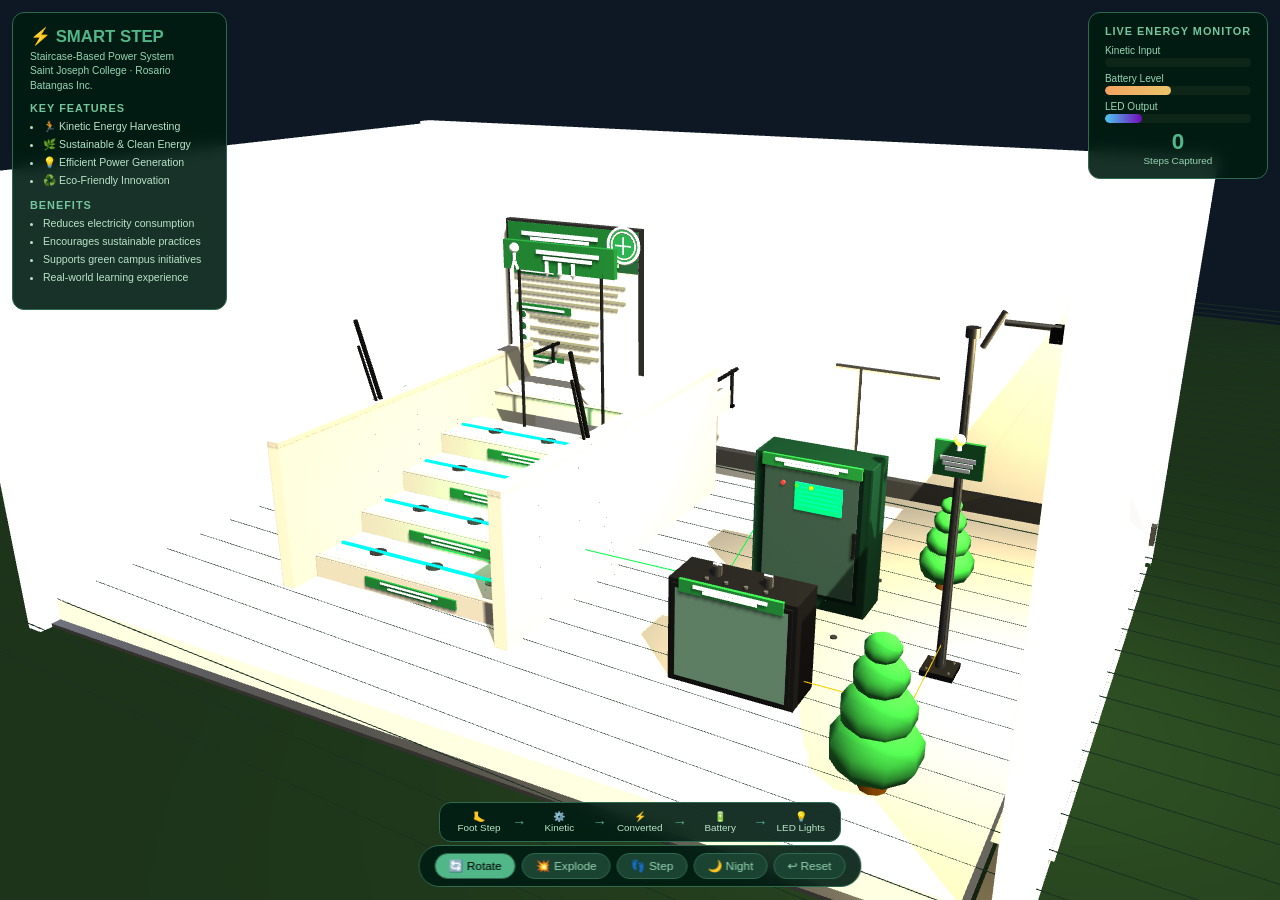
<file: smartstep.html>
<!DOCTYPE html>
<html lang="en">
<head>
<meta charset="UTF-8"/>
<meta name="viewport" content="width=device-width,initial-scale=1.0,user-scalable=no"/>
<title>Smart Step – 3D Model</title>
<script src="three.min.js"></script>
<style>
*{margin:0;padding:0;box-sizing:border-box;-webkit-tap-highlight-color:transparent;}
body{background:#0a0f1e;overflow:hidden;font-family:'Segoe UI',sans-serif;touch-action:none;}
canvas{display:block;touch-action:none;}
#ui{position:fixed;top:12px;left:12px;color:#fff;background:rgba(0,28,18,.90);
  border:1px solid #2d6a4f;border-radius:12px;padding:13px 17px;max-width:215px;
  backdrop-filter:blur(8px);z-index:10;}
#ui h1{font-size:1.05rem;color:#52b788;margin-bottom:3px;}
#ui .sub{font-size:.64rem;color:#95d5b2;margin-bottom:9px;line-height:1.4;}
#ui h2{font-size:.68rem;color:#74c69d;text-transform:uppercase;letter-spacing:1px;margin-bottom:4px;}
#ui ul{font-size:.66rem;color:#b7e4c7;line-height:1.7;padding-left:13px;margin-bottom:9px;}
#ebar{position:fixed;top:12px;right:12px;background:rgba(0,28,18,.90);
  border:1px solid #2d6a4f;border-radius:12px;padding:12px 16px;color:#fff;
  backdrop-filter:blur(8px);min-width:162px;z-index:10;}
#ebar h3{font-size:.68rem;color:#74c69d;text-transform:uppercase;letter-spacing:1px;margin-bottom:8px;}
.ml{font-size:.63rem;color:#95d5b2;margin-bottom:2px;}
.meter{background:#0d2618;border-radius:6px;height:9px;margin-bottom:6px;overflow:hidden;}
.mf{height:100%;border-radius:6px;transition:width .45s;}
.k{background:linear-gradient(90deg,#52b788,#b7e4c7);}
.b{background:linear-gradient(90deg,#f4a261,#e9c46a);}
.o{background:linear-gradient(90deg,#4cc9f0,#7209b7);}
#sc{font-size:1.4rem;color:#52b788;text-align:center;margin-top:4px;font-weight:bold;}
#sl{font-size:.62rem;color:#95d5b2;text-align:center;}
#flow{position:fixed;bottom:58px;left:50%;transform:translateX(-50%);
  background:rgba(0,28,18,.90);border:1px solid #2d6a4f;border-radius:12px;
  padding:8px 15px;display:flex;align-items:center;gap:9px;
  backdrop-filter:blur(8px);color:#b7e4c7;font-size:.62rem;z-index:10;white-space:nowrap;}
.fs{text-align:center;min-width:48px;}.fa{color:#52b788;font-size:.9rem;}
#ctrl{position:fixed;bottom:13px;left:50%;transform:translateX(-50%);
  display:flex;gap:6px;background:rgba(0,28,18,.90);border:1px solid #2d6a4f;
  border-radius:30px;padding:7px 15px;backdrop-filter:blur(8px);z-index:10;flex-wrap:wrap;justify-content:center;}
#ctrl button{background:#1b4332;color:#95d5b2;border:1px solid #2d6a4f;border-radius:20px;
  padding:5px 13px;cursor:pointer;font-size:.74rem;transition:all .2s;-webkit-user-select:none;user-select:none;}
#ctrl button:hover{background:#2d6a4f;color:#fff;}
#ctrl button.on{background:#52b788;color:#000;}
#tip{position:fixed;pointer-events:none;background:rgba(0,20,15,.96);
  border:1px solid #52b788;border-radius:8px;padding:7px 11px;
  color:#b7e4c7;font-size:.70rem;display:none;max-width:180px;line-height:1.5;z-index:20;}
@media(max-width:520px){#ui{display:none;}#ebar{min-width:128px;}}
</style>
</head>
<body>
<div id="ui">
  <h1>⚡ SMART STEP</h1>
  <div class="sub">Staircase-Based Power System<br>Saint Joseph College · Rosario Batangas Inc.</div>
  <h2>Key Features</h2>
  <ul>
    <li>🏃 Kinetic Energy Harvesting</li>
    <li>🌿 Sustainable &amp; Clean Energy</li>
    <li>💡 Efficient Power Generation</li>
    <li>♻️ Eco-Friendly Innovation</li>
  </ul>
  <h2>Benefits</h2>
  <ul>
    <li>Reduces electricity consumption</li>
    <li>Encourages sustainable practices</li>
    <li>Supports green campus initiatives</li>
    <li>Real-world learning experience</li>
  </ul>
</div>
<div id="ebar">
  <h3>Live Energy Monitor</h3>
  <div class="ml">Kinetic Input</div>
  <div class="meter"><div class="mf k" id="mk" style="width:0%"></div></div>
  <div class="ml">Battery Level</div>
  <div class="meter"><div class="mf b" id="mb" style="width:45%"></div></div>
  <div class="ml">LED Output</div>
  <div class="meter"><div class="mf o" id="mo" style="width:30%"></div></div>
  <div id="sc">0</div><div id="sl">Steps Captured</div>
</div>
<div id="flow">
  <div class="fs"><div>🦶</div><div>Foot Step</div></div><div class="fa">→</div>
  <div class="fs"><div>⚙️</div><div>Kinetic</div></div><div class="fa">→</div>
  <div class="fs"><div>⚡</div><div>Converted</div></div><div class="fa">→</div>
  <div class="fs"><div>🔋</div><div>Battery</div></div><div class="fa">→</div>
  <div class="fs"><div>💡</div><div>LED Lights</div></div>
</div>
<div id="ctrl">
  <button id="bRot" class="on">🔄 Rotate</button>
  <button id="bExp">💥 Explode</button>
  <button id="bStep">👣 Step</button>
  <button id="bNight">🌙 Night</button>
  <button id="bReset">↩ Reset</button>
</div>
<div id="tip"></div>

<script>
// ═══════════════════════════════════════════════════════
// SMOOTH ORBIT CONTROLS – mouse + touch + pinch zoom
// ═══════════════════════════════════════════════════════
THREE.OrbitControls = function(cam, el) {
  var scope = this;
  this.target = new THREE.Vector3();
  this.minDist = 5; this.maxDist = 40;
  this.dampFactor = 0.10;

  // ── Angle limits – prevent camera going behind walls or underground ──
  // phi  = vertical (0=top, PI=bottom).  Keep between 15° and 80° above horizon.
  this.minPolarAngle = Math.PI * 0.12;   // ~22° – stops going too high overhead
  this.maxPolarAngle = Math.PI * 0.52;   // ~94° – stops going underground
  // theta = horizontal.  -PI..PI.  Front of model faces +Z.
  // Allow roughly 210° sweep in front; block the back-wall quadrant.
  this.minAzimuthAngle = -Math.PI * 0.48; // ~-86° – can't go behind left wall
  this.maxAzimuthAngle =  Math.PI * 0.48; // ~+86° – can't go behind right wall

  var sph  = new THREE.Spherical();
  var dSph = new THREE.Spherical();
  var scaleDelta = 0;
  var pan  = new THREE.Vector3();
  var EPS  = 1e-6;
  var quat    = new THREE.Quaternion().setFromUnitVectors(cam.up, new THREE.Vector3(0,1,0));
  var quatInv = quat.clone().invert();
  var offset  = new THREE.Vector3();
  var rStart  = new THREE.Vector2(), rEnd = new THREE.Vector2(), rDelta = new THREE.Vector2();
  var STATE   = {NONE:0,ROTATE:1,PAN:2,TOUCH_R:3,TOUCH_DP:4};
  var state   = STATE.NONE;
  var prevPinch = 0;

  this.update = function(){
    var pos = cam.position;
    offset.copy(pos).sub(scope.target);
    offset.applyQuaternion(quat);
    sph.setFromVector3(offset);
    var df = scope.dampFactor;
    sph.theta  += dSph.theta * df;
    sph.phi    += dSph.phi   * df;
    // Clamp vertical angle
    sph.phi    = Math.max(scope.minPolarAngle, Math.min(scope.maxPolarAngle, sph.phi));
    // Clamp horizontal angle
    sph.theta  = Math.max(scope.minAzimuthAngle, Math.min(scope.maxAzimuthAngle, sph.theta));
    sph.radius += scaleDelta * df;
    sph.radius  = Math.max(scope.minDist, Math.min(scope.maxDist, sph.radius));
    scope.target.addScaledVector(pan, df);
    // Clamp pan so target stays well inside the scene walls
    scope.target.x = Math.max(-6, Math.min(8, scope.target.x));
    scope.target.y = Math.max(0.5, Math.min(5.5, scope.target.y));
    scope.target.z = Math.max(-8, Math.min(3, scope.target.z));
    dSph.theta   *= (1-df); dSph.phi *= (1-df);
    scaleDelta   *= (1-df); pan.multiplyScalar(1-df);
    offset.setFromSpherical(sph);
    offset.applyQuaternion(quatInv);
    pos.copy(scope.target).add(offset);
    cam.lookAt(scope.target);
  };

  function rotBy(dx,dy){ dSph.theta -= dx*0.010; dSph.phi -= dy*0.010; }
  function panBy(dx,dy){
    var d=new THREE.Vector3(-dx,dy*0.6,0).multiplyScalar(sph.radius*0.0012);
    d.applyQuaternion(cam.quaternion); pan.add(d);
  }
  function zoomBy(d){ scaleDelta += d; scaleDelta=Math.max(-sph.radius+scope.minDist+1, Math.min(sph.radius-scope.minDist-1,scaleDelta)); }

  // mouse
  function onMD(e){ e.preventDefault();
    if(e.button===0){state=STATE.ROTATE;} else if(e.button===2){state=STATE.PAN;}
    rStart.set(e.clientX,e.clientY);
    window.addEventListener('mousemove',onMM); window.addEventListener('mouseup',onMU);
  }
  function onMM(e){
    rEnd.set(e.clientX,e.clientY); rDelta.subVectors(rEnd,rStart);
    if(state===STATE.ROTATE) rotBy(rDelta.x,rDelta.y);
    else if(state===STATE.PAN) panBy(rDelta.x,rDelta.y);
    rStart.copy(rEnd);
  }
  function onMU(){ state=STATE.NONE; window.removeEventListener('mousemove',onMM); window.removeEventListener('mouseup',onMU); }
  function onWheel(e){ e.preventDefault(); zoomBy(e.deltaY*0.04); }

  // touch
  function pinchDist(e){ var dx=e.touches[0].clientX-e.touches[1].clientX,dy=e.touches[0].clientY-e.touches[1].clientY; return Math.sqrt(dx*dx+dy*dy); }
  function onTS(e){ e.preventDefault();
    if(e.touches.length===1){ state=STATE.TOUCH_R; rStart.set(e.touches[0].clientX,e.touches[0].clientY); }
    else if(e.touches.length===2){ state=STATE.TOUCH_DP; prevPinch=pinchDist(e);
      rStart.set((e.touches[0].clientX+e.touches[1].clientX)/2,(e.touches[0].clientY+e.touches[1].clientY)/2);
    }
  }
  function onTM(e){ e.preventDefault();
    if(state===STATE.TOUCH_R&&e.touches.length===1){
      rEnd.set(e.touches[0].clientX,e.touches[0].clientY); rDelta.subVectors(rEnd,rStart);
      rotBy(rDelta.x,rDelta.y); rStart.copy(rEnd);
    } else if(state===STATE.TOUCH_DP&&e.touches.length===2){
      var d=pinchDist(e); zoomBy((prevPinch-d)*0.06); prevPinch=d;
      var mx=(e.touches[0].clientX+e.touches[1].clientX)/2, my=(e.touches[0].clientY+e.touches[1].clientY)/2;
      rEnd.set(mx,my); rDelta.subVectors(rEnd,rStart); panBy(rDelta.x,rDelta.y); rStart.copy(rEnd);
    }
  }
  function onTE(e){ if(e.touches.length===0) state=STATE.NONE; else if(e.touches.length===1){ state=STATE.TOUCH_R; rStart.set(e.touches[0].clientX,e.touches[0].clientY); } }
  function onCM(e){ e.preventDefault(); }

  el.addEventListener('mousedown',onMD);
  el.addEventListener('wheel',onWheel,{passive:false});
  el.addEventListener('contextmenu',onCM);
  el.addEventListener('touchstart',onTS,{passive:false});
  el.addEventListener('touchmove',onTM,{passive:false});
  el.addEventListener('touchend',onTE,{passive:false});
};
</script>

<script>
// ═══════════════════════════════════════════════════════
// RENDERER + SCENE + CAMERA
// ═══════════════════════════════════════════════════════
var renderer = new THREE.WebGLRenderer({antialias:true});
renderer.setPixelRatio(Math.min(window.devicePixelRatio,2));
renderer.setSize(window.innerWidth,window.innerHeight);
renderer.shadowMap.enabled=true;
renderer.shadowMap.type=THREE.PCFSoftShadowMap;
document.body.appendChild(renderer.domElement);

var scene=new THREE.Scene();
scene.background=new THREE.Color(0x0d1824);
scene.fog=new THREE.Fog(0x0d1824,40,85);

var camera=new THREE.PerspectiveCamera(42,window.innerWidth/window.innerHeight,0.1,200);
camera.position.set(14,12,18);

var ctrl=new THREE.OrbitControls(camera,renderer.domElement);
ctrl.target.set(1,3,-3);

// LIGHTS
var ambient=new THREE.AmbientLight(0xffffff,0.52); scene.add(ambient);
var sun=new THREE.DirectionalLight(0xfff4d0,1.9); sun.position.set(14,22,12);
sun.castShadow=true; sun.shadow.mapSize.set(2048,2048);
sun.shadow.camera.left=-24; sun.shadow.camera.right=24;
sun.shadow.camera.top=24; sun.shadow.camera.bottom=-24; sun.shadow.camera.far=75;
scene.add(sun);
var fill=new THREE.DirectionalLight(0x99aaff,0.30); fill.position.set(-14,7,-6); scene.add(fill);

// GROUND
var gnd=new THREE.Mesh(new THREE.PlaneGeometry(80,80),new THREE.MeshLambertMaterial({color:0x0e1a0e}));
gnd.rotation.x=-Math.PI/2; gnd.position.y=-0.58; gnd.receiveShadow=true; scene.add(gnd);
scene.add(new THREE.GridHelper(80,80,0x1a3020,0x1a3020));

// ── helpers ──
function sm(c,r,m,ec,ei){ return new THREE.MeshStandardMaterial({color:c,roughness:r!==undefined?r:0.7,metalness:m!==undefined?m:0.05,emissive:ec||0,emissiveIntensity:ei||0}); }
function bx(w,h,d,mat){ var mesh=new THREE.Mesh(new THREE.BoxGeometry(w,h,d),mat); mesh.castShadow=true; mesh.receiveShadow=true; return mesh; }
function cy(rt,rb,h,seg,mat){ var mesh=new THREE.Mesh(new THREE.CylinderGeometry(rt,rb,h,seg),mat); mesh.castShadow=true; return mesh; }
function sp(r,mat){ return new THREE.Mesh(new THREE.SphereGeometry(r,10,8),mat); }
function tor(r,t,mat){ return new THREE.Mesh(new THREE.TorusGeometry(r,t,8,32),mat); }
function wire(pts,col){ var g=new THREE.BufferGeometry().setFromPoints(pts.map(function(p){return new THREE.Vector3(p[0],p[1],p[2]);})); return new THREE.Line(g,new THREE.LineBasicMaterial({color:col||0x00ff44})); }

var interactable=[];
var root=new THREE.Group(); scene.add(root);
var G={};
['base','stairs','railings','generators','powerBox','battery','ledPole','signage','trees'].forEach(function(k){G[k]=new THREE.Group();root.add(G[k]);});
</script>

<script>
// ═══════════════════════════════════════════════════════
// 1. PLATFORM BASE + BACK WALL
// ═══════════════════════════════════════════════════════
// Cream/beige platform slab
var platM=sm(0xd4cfc0,0.78); var trimM=sm(0x2e2e2e,0.5,0.2);
var plat=bx(20,0.6,14,platM); plat.position.set(0.5,-0.30,-2.5); G.base.add(plat);
// black edge trim
[[20.4,0.16,0.24, 0.5,-0.58, 4.6],[20.4,0.16,0.24, 0.5,-0.58,-9.6],
 [0.24,0.16,14.4,-9.7,-0.58,-2.5],[0.24,0.16,14.4,10.7,-0.58,-2.5]].forEach(function(a){
  var t=bx(a[0],a[1],a[2],trimM); t.position.set(a[3],a[4],a[5]); G.base.add(t); });

// Exhibition back wall – pushed further back, won't be reached by clamped camera
var wallM=sm(0xf0ede5,0.88);
var bwall=bx(22,10,0.40,wallM); bwall.position.set(0.5,4.2,-10.6); G.base.add(bwall);
// Wall base skirting
var wsk=bx(22,0.48,0.52,trimM); wsk.position.set(0.5,0.24,-10.4); G.base.add(wsk);
// Right wall side panel – pushed right so it doesn't clip the LED pole
var rwall=bx(0.40,10,15,wallM); rwall.position.set(11.2,4.2,-2.5); G.base.add(rwall);
// Left wall panel
var lwall=bx(0.40,10,15,wallM); lwall.position.set(-9.7,4.2,-2.5); G.base.add(lwall);

// Floor tiles (subtle grid pattern on platform)
for(var tx=-4;tx<=5;tx++){
  for(var tz=-3;tz<=2;tz++){
    var tileL=bx(1.98,0.01,1.98,sm(0xcac5b5,0.85));
    tileL.position.set(tx*2+0.5,-0.295,tz*2-2.5); G.base.add(tileL);
  }
}

// ═══════════════════════════════════════════════════════
// 2. STAIRCASE – exactly 4 steps + landing, fully detailed
// ═══════════════════════════════════════════════════════
// Step dimensions: W=5.5, depth=1.6, height=0.50
var SW=5.5, SD=1.6, SH=0.50;
var stepMat =sm(0xcdc7b2,0.72);   // concrete tread
var riserMat=sm(0xb8b0a0,0.80);   // riser face (slightly darker)
var noseMat =sm(0xa09888,0.65);   // nosing edge
var labelMat=sm(0x155724,0.38,0,0x061408,0.55); // dark green label
var stepGroups=[];

for(var i=0;i<4;i++){
  var sg=new THREE.Group();

  // Full solid step block
  var sb=bx(SW,SH*(i+1),SD,stepMat);
  sb.position.y=SH*(i+1)/2; sg.add(sb);

  // Riser front face (vertical face you see)
  var rf=bx(SW,SH,0.065,riserMat);
  rf.position.set(0,SH*i+SH/2,SD/2+0.033); sg.add(rf);

  // "SMART STEP" dark green embossed label on each riser
  var lp=bx(2.5,0.23,0.075,labelMat);
  lp.position.set(0,SH*i+SH/2,SD/2+0.076);
  lp.userData={label:'Step '+(i+1)+' – Smart Step',tip:'Piezoelectric tiles under this tread convert foot-pressure into AC electricity. 3 generators per step.'};
  interactable.push(lp); sg.add(lp);
  // small white text lines on label
  var lt1=bx(1.6,0.045,0.04,sm(0xffffff,0.7)); lt1.position.set(0,SH*i+SH/2+0.06,SD/2+0.12); sg.add(lt1);
  var lt2=bx(1.2,0.040,0.04,sm(0xffffff,0.7)); lt2.position.set(0,SH*i+SH/2-0.04,SD/2+0.12); sg.add(lt2);

  // Nosing edge (rounded front lip of tread)
  var nose=cy(0.045,0.045,SW,20,noseMat);
  nose.rotation.z=Math.PI/2; nose.position.set(0,SH*(i+1)+0.012,SD/2); sg.add(nose);

  // Under-step shadow gap strip (darker recessed line)
  var gap=bx(SW,0.04,0.04,sm(0x888070,0.9));
  gap.position.set(0,SH*(i+1)+0.005,SD/2-0.05); sg.add(gap);

  sg.position.set(-2.5,0,-SD*i); sg._bounce=0;
  G.stairs.add(sg); stepGroups.push(sg);
}

// TOP LANDING SLAB (the flat top platform above step 4)
var landing=bx(SW+0.3,SH,SD*2.0,stepMat);
landing.position.set(-2.5,SH*4+SH/2,-SD*4-SD*1.0); G.stairs.add(landing);
var landNose=cy(0.045,0.045,SW+0.3,20,noseMat);
landNose.rotation.z=Math.PI/2; landNose.position.set(-2.5,SH*4+SH+0.012,-SD*4); G.stairs.add(landNose);

// Stair side cheeks (thick solid walls on each side)
[-2.5-SW/2-0.16, -2.5+SW/2+0.16].forEach(function(sx){
  var cheek=bx(0.32,SH*4+SH+0.9,SD*4+SD*2.2,sm(0xc8c2af,0.80));
  cheek.position.set(sx,(SH*4+SH+0.9)/2,-SD*1.5-SD*0.6); G.stairs.add(cheek);
  // cheek top beveled cap
  var cap=bx(0.32,0.09,SD*4+SD*2.2,sm(0xb8b0a0,0.75));
  cap.position.set(sx,SH*4+SH+0.94,-SD*1.5-SD*0.6); G.stairs.add(cap);
});
</script>

<script>
// ═══════════════════════════════════════════════════════
// 3. RAILINGS – dark steel, matches image exactly
// ═══════════════════════════════════════════════════════
function buildRailing(xOff){
  var rg=new THREE.Group();
  var railM=sm(0x1c1c1c,0.28,0.80); // near-black brushed steel
  var postM=sm(0x242424,0.25,0.85);

  var diagLen=Math.sqrt(Math.pow(SD*4,2)+Math.pow(SH*4,2));
  var diagAngle=Math.atan2(SH*4,SD*4);

  // Main diagonal handrail
  var hr=cy(0.052,0.052,diagLen+0.7,10,railM);
  hr.rotation.x=diagAngle; hr.position.set(xOff,SH*2+1.02,-SD*1.5); rg.add(hr);

  // Mid diagonal bar
  var mr=cy(0.035,0.035,diagLen+0.5,10,railM);
  mr.rotation.x=diagAngle; mr.position.set(xOff,SH*2+0.50,-SD*1.5); rg.add(mr);

  // Top horizontal on landing
  var topH=cy(0.052,0.052,SD*2.2,10,railM);
  topH.rotation.x=Math.PI/2; topH.position.set(xOff,SH*4+1.02,-SD*4-SD*1.1); rg.add(topH);

  // Vertical posts at each step (5 posts)
  for(var i=0;i<=4;i++){
    var ph=SH*(4-i)+1.08;
    var post=cy(0.048,0.048,ph,10,postM);
    post.position.set(xOff,SH*i+ph/2,-SD*i); rg.add(post);
    var fp=bx(0.14,0.075,0.14,postM); fp.position.set(xOff,SH*i+0.038,-SD*i); rg.add(fp);
  }
  // Post at landing end
  var lp2=cy(0.048,0.048,1.08,10,postM);
  lp2.position.set(xOff,SH*4+0.54,-SD*4-SD*2.0); rg.add(lp2);
  var lfp=bx(0.14,0.075,0.14,postM); lfp.position.set(xOff,SH*4+0.038,-SD*4-SD*2.0); rg.add(lfp);

  // Horizontal infill bars between posts (vertical spindles)
  for(var i=0;i<4;i++){
    for(var s=1;s<=2;s++){
      var sp2=cy(0.022,0.022,SH*(4-i)*0.7+0.55,8,sm(0x303030,0.25,0.8));
      var sx2=-SD*i-SD*s/3;
      sp2.position.set(xOff,SH*i+sp2.geometry.parameters.height/2+0.05,sx2); rg.add(sp2);
    }
  }
  G.railings.add(rg);
}
buildRailing(-2.5-SW/2-0.16);
buildRailing(-2.5+SW/2+0.16);

// ═══════════════════════════════════════════════════════
// 4. PIEZOELECTRIC GENERATORS – fully detailed
// ═══════════════════════════════════════════════════════
var genBodyM=sm(0x3c3c3c,0.38,0.60);
var genCapM =sm(0x585858,0.28,0.65);
var springM =sm(0x848416,0.48,0.35);
var genBaseM=sm(0x181818,0.30,0.72);
// GREEN led strip – correct hex for green (not cyan!)
var ledEM=new THREE.MeshStandardMaterial({color:0x00cc55,roughness:0.2,metalness:0,emissive:new THREE.Color(0x00cc55),emissiveIntensity:1.6});

for(var i=0;i<4;i++){
  var topY=SH*(i+1);
  var sz=-SD*i;

  // 3 generators per step
  for(var j=-1;j<=1;j++){
    var gg=new THREE.Group();

    // Main cylinder body
    var gbody=cy(0.195,0.195,0.28,18,genBodyM);
    gbody.position.y=topY-0.14;
    gbody.userData={label:'Piezoelectric Generator',tip:'3 units per step × 4 steps = 12 generators. Each converts foot-pressure into ~3-5W AC.'};
    interactable.push(gbody); gg.add(gbody);

    // Shiny top cap (the contact surface)
    var gcap=cy(0.195,0.195,0.048,18,genCapM);
    gcap.position.y=topY-0.002; gg.add(gcap);

    // Outer ring detail on cap
    var gring=tor(0.16,0.015,sm(0x707030,0.3,0.5));
    gring.position.y=topY-0.001; gring.rotation.x=Math.PI/2; gg.add(gring);

    // Spring coils (8 rings, alternating tight/loose)
    for(var k=0;k<8;k++){
      var coil=cy(0.13,0.13,0.020,14,springM);
      coil.position.y=topY-0.32-k*0.046; gg.add(coil);
    }

    // Mounting base plate
    var gbp=bx(0.38,0.058,0.38,genBaseM);
    gbp.position.y=topY-0.70; gg.add(gbp);
    // 4 corner bolts
    [[0.14,0.14],[0.14,-0.14],[-0.14,0.14],[-0.14,-0.14]].forEach(function(bo){
      var bolt=cy(0.020,0.020,0.055,6,sm(0x888888,0.2,0.8));
      bolt.position.set(bo[0],topY-0.648,bo[1]); gg.add(bolt);
    });

    gg.position.set(-2.5+j*1.62,0,sz);
    G.generators.add(gg);
  }

  // ── GREEN LED strip on step front edge ──
  var strip=bx(SW-0.10,0.050,0.082,ledEM);
  strip.position.set(-2.5,topY+0.025,sz);
  G.generators.add(strip);

  // Green glow point light
  var gl=new THREE.PointLight(0x00cc55,0.7,4.5);
  gl.position.set(-2.5,topY+0.28,sz); G.generators.add(gl);
}
</script>

<script>
// ═══════════════════════════════════════════════════════
// 5. POWER MANAGEMENT UNIT (dark green cabinet)
// ═══════════════════════════════════════════════════════
(function(){
  var pmu=new THREE.Group();
  var cabM=sm(0x0c2818,0.48,0.14);
  var glassM=new THREE.MeshStandardMaterial({color:0x99ddbb,roughness:0.04,metalness:0.18,transparent:true,opacity:0.28});

  // Cabinet shell
  var cab=bx(2.6,3.4,1.0,cabM);
  cab.userData={label:'Power Management Unit',tip:'Rectifies AC from generators to DC, manages battery charging, prevents overload.'};
  interactable.push(cab); pmu.add(cab);

  // Cabinet sides (slightly lighter)
  var sideM=sm(0x0f3020,0.5,0.1);
  var sl=bx(0.04,3.4,1.0,sideM); sl.position.x=-1.28; pmu.add(sl);
  var sr=bx(0.04,3.4,1.0,sideM); sr.position.x= 1.28; pmu.add(sr);

  // Door frame recess
  var frame=bx(2.25,3.05,0.07,sm(0x081810,0.45,0.2));
  frame.position.set(0,0.12,0.51); pmu.add(frame);

  // Glass viewing door
  var door=bx(2.08,2.85,0.055,glassM);
  door.position.set(0,0.12,0.555); pmu.add(door);

  // PCB (green circuit board)
  var pcbM=sm(0x1a5c22,0.38,0.12,0x003018,0.35);
  var pcb=bx(1.85,2.25,0.11,pcbM); pcb.position.set(0,0.14,0.06); pmu.add(pcb);

  // PCB trace lines
  [[-0.5,0.8],[0.4,0.8],[-0.5,0.1],[0.4,0.1],[-0.5,-0.6],[0.4,-0.6],[0,-1.0]].forEach(function(a){
    var chip=bx(0.25,0.15,0.13,sm(0x222200,0.28,0.55)); chip.position.set(a[0],a[1],0.25); pmu.add(chip);
  });
  // Capacitors (tall cylinders)
  [[-0.2,0.55],[0.2,0.55],[-0.2,-0.05],[0.2,-0.05]].forEach(function(a){
    var cap=cy(0.06,0.06,0.25,10,sm(0x3344bb,0.3,0.4)); cap.position.set(a[0],a[1],0.32); pmu.add(cap);
    var ct=cy(0.06,0.06,0.02,10,sm(0x888888,0.2,0.6)); ct.position.set(a[0],a[1]+0.135,0.32); pmu.add(ct);
  });
  // Resistors/small components
  for(var r=0;r<6;r++){
    var res=bx(0.09,0.06,0.08,sm(0x994400,0.4,0.1)); res.position.set(-0.55+r*0.22,-0.9,0.24); pmu.add(res);
  }
  // PCB trace lines
  for(var tl=0;tl<5;tl++){
    var tr=bx(1.4,0.015,0.015,sm(0x00cc44,0.5,0.3,0x00cc44,0.3)); tr.position.set(0,-0.3+tl*0.22,0.22); pmu.add(tr);
  }

  // 3 LED status lights
  [0xff1111,0x11ff11,0xffaa00].forEach(function(col,idx){
    var indM=new THREE.MeshStandardMaterial({color:col,emissive:col,emissiveIntensity:2.0});
    var ind=cy(0.048,0.048,0.075,10,indM); ind.rotation.x=Math.PI/2;
    ind.position.set(-0.62+idx*0.32,1.12,0.575); pmu.add(ind);
    // glow ring
    var gr=new THREE.Mesh(new THREE.RingGeometry(0.055,0.09,12),new THREE.MeshBasicMaterial({color:col,transparent:true,opacity:0.3,side:THREE.DoubleSide}));
    gr.position.set(-0.62+idx*0.32,1.12,0.576); gr.rotation.y=Math.PI/2; pmu.add(gr);
  });

  // Digital display
  var scrM=new THREE.MeshStandardMaterial({color:0x00dd44,emissive:0x005820,emissiveIntensity:1.6,roughness:0.08});
  var scr=bx(1.05,0.62,0.055,scrM); scr.position.set(0.18,0.88,0.575); pmu.add(scr);
  // scan lines on display
  for(var sl2=0;sl2<5;sl2++){
    var sline=bx(0.90,0.04,0.01,sm(0x00ff66,0.5,0,0x00ff66,0.4)); sline.position.set(0.18,0.70+sl2*0.10,0.605); pmu.add(sline);
  }

  // Wiring connectors at bottom
  for(var c=0;c<6;c++){
    var conn=bx(0.14,0.20,0.14,sm(0x2a2a2a,0.4,0.3)); conn.position.set(-0.625+c*0.26,-1.48,0.24); pmu.add(conn);
    var cpin=cy(0.03,0.03,0.12,6,sm(0xcccccc,0.2,0.8)); cpin.rotation.x=Math.PI/2; cpin.position.set(-0.625+c*0.26,-1.48,0.425); pmu.add(cpin);
  }

  // Door handle
  var hdlM=sm(0xbbbbbb,0.18,0.92);
  var hdl=bx(0.072,0.52,0.072,hdlM); hdl.position.set(1.01,0,0.575); pmu.add(hdl);
  var hb=bx(0.072,0.072,0.14,hdlM); hb.position.set(1.01,0.25,0.56); pmu.add(hb);
  var hb2=bx(0.072,0.072,0.14,hdlM); hb2.position.set(1.01,-0.25,0.56); pmu.add(hb2);

  // Top label "POWER MANAGEMENT UNIT"
  var lbl=bx(2.2,0.26,0.08,sm(0x155724,0.35,0,0x061408,0.55));
  lbl.position.set(0,1.60,0.575); pmu.add(lbl);
  var lt=bx(1.6,0.075,0.04,sm(0xffffff,0.7)); lt.position.set(0,1.64,0.615); pmu.add(lt);
  var lt2=bx(1.2,0.065,0.04,sm(0xffffff,0.7)); lt2.position.set(0,1.56,0.615); pmu.add(lt2);

  // Cabinet feet
  [[-1.0,-1.5],[-1.0,1.5],[1.0,-1.5],[1.0,1.5]].forEach(function(f){
    var ft=cy(0.08,0.08,0.12,8,sm(0x222222,0.4,0.3)); ft.position.set(f[0],-1.755,f[1]); pmu.add(ft);
  });

  pmu.position.set(5.2,1.72,-3.6);
  G.powerBox.add(pmu);
})();
</script>

<script>
// ═══════════════════════════════════════════════════════
// 6. BATTERY STORAGE UNIT
// ═══════════════════════════════════════════════════════
(function(){
  var bat=new THREE.Group();
  var glassM=new THREE.MeshStandardMaterial({color:0x99ddbb,roughness:0.04,metalness:0.18,transparent:true,opacity:0.28});

  var cas=bx(2.6,2.2,1.0,sm(0x141414,0.48,0.28));
  cas.userData={label:'Battery Storage Unit',tip:'Deep-cycle Li-ion banks store harvested energy. Capacity: ~100Wh per bank.'};
  interactable.push(cas); bat.add(cas);

  // Inner shelf divider
  var shelf=bx(2.4,0.06,0.90,sm(0x222222,0.4,0.2)); shelf.position.set(0,0.02,0); bat.add(shelf);

  // 2 rows × 3 large cylindrical cells
  for(var row=0;row<2;row++){
    for(var col=0;col<3;col++){
      var cell=cy(0.270,0.270,0.78,20,sm(0x22227a,0.38,0.55));
      cell.rotation.z=Math.PI/2; cell.position.set(-0.54+col*0.54,0.44-row*0.72,0.06); bat.add(cell);
      // positive cap
      var cap=cy(0.270,0.270,0.062,20,sm(0x505050,0.28,0.72));
      cap.rotation.z=Math.PI/2; cap.position.set(-0.54+col*0.54+0.42,0.44-row*0.72,0.06); bat.add(cap);
      // label band
      var band=cy(0.272,0.272,0.18,20,sm(0x3333aa,0.4,0.3));
      band.rotation.z=Math.PI/2; band.position.set(-0.54+col*0.54,0.44-row*0.72,0.06); bat.add(band);
    }
  }

  // + and – terminal posts on top
  var tM=sm(0xcccccc,0.18,0.88);
  var tp=cy(0.095,0.095,0.20,10,tM); tp.position.set(-0.52,1.20,0); bat.add(tp);
  var tn=cy(0.095,0.095,0.20,10,tM); tn.position.set(0.52,1.20,0);  bat.add(tn);
  // + symbol
  var pb=bx(0.18,0.03,0.03,sm(0xffffff,0.5)); pb.position.set(-0.52,1.33,0); bat.add(pb);
  var pb2=bx(0.03,0.18,0.03,sm(0xffffff,0.5)); pb2.position.set(-0.52,1.33,0); bat.add(pb2);
  // – symbol
  var nb=bx(0.18,0.03,0.03,sm(0xffffff,0.5)); nb.position.set(0.52,1.33,0); bat.add(nb);

  // Safety vent holes top
  for(var v=0;v<4;v++){
    var vent=cy(0.045,0.045,0.04,8,sm(0x333333,0.5)); vent.position.set(-0.6+v*0.4,1.14,0.3); bat.add(vent);
  }

  // Glass front door
  var gd=bx(2.28,1.88,0.055,glassM); gd.position.z=0.525; bat.add(gd);
  var gframe=bx(2.44,2.04,0.07,sm(0x111111,0.45,0.2)); gframe.position.z=0.505; bat.add(gframe);
  var gframe2=bx(2.28,1.88,0.055,glassM); gframe2.position.z=0.52; bat.add(gframe2);

  // BATTERY STORAGE label
  var bl=bx(2.1,0.26,0.08,sm(0x155724,0.35,0,0x061408,0.55));
  bl.position.set(0,1.02,0.54); bat.add(bl);
  var blt=bx(1.5,0.075,0.04,sm(0xffffff,0.7)); blt.position.set(0,1.06,0.58); bat.add(blt);
  var blt2=bx(1.1,0.065,0.04,sm(0xffffff,0.7)); blt2.position.set(0,0.98,0.58); bat.add(blt2);

  // Feet
  [[-1.0,-0.4],[-1.0,0.4],[1.0,-0.4],[1.0,0.4]].forEach(function(f){
    var ft=cy(0.08,0.08,0.10,8,sm(0x222222,0.4,0.3)); ft.position.set(f[0],-1.155,f[1]); bat.add(ft);
  });

  bat.position.set(5.2,1.08,0.45);
  G.battery.add(bat);
})();
</script>

<script>
// ═══════════════════════════════════════════════════════
// 7. LED LIGHTING POLE – fully detailed
// ═══════════════════════════════════════════════════════
var lampLight;
(function(){
  var pole=new THREE.Group();
  var poleM=sm(0x424242,0.38,0.68);
  var darkM=sm(0x1e1e1e,0.38,0.55);

  // Base anchor plate
  var base=bx(0.65,0.12,0.65,poleM); base.position.y=0.06; pole.add(base);
  // 4 anchor bolts
  [[0.22,0.22],[0.22,-0.22],[-0.22,0.22],[-0.22,-0.22]].forEach(function(b){
    var bolt=cy(0.025,0.025,0.10,8,sm(0xaaaaaa,0.2,0.8)); bolt.position.set(b[0],0.10,b[1]); pole.add(bolt);
  });

  // Main pole shaft (slightly tapered)
  var shaft=cy(0.065,0.100,6.8,14,poleM); shaft.position.y=3.52; pole.add(shaft);

  // Mounting collar
  var collar=cy(0.13,0.13,0.18,14,poleM); collar.position.y=6.86; pole.add(collar);

  // Outreach arm (curved approximated by 2 angled segments)
  var arm1=cy(0.055,0.055,0.75,10,poleM);
  arm1.rotation.z=-Math.PI/7; arm1.position.set(0.35,6.95,0); pole.add(arm1);
  var arm2=cy(0.055,0.055,0.95,10,poleM);
  arm2.rotation.z=Math.PI/2; arm2.position.set(1.0,7.10,0); pole.add(arm2);

  // Lamp head housing (trapezoidal)
  var hoodM=sm(0x1a1a1a,0.42,0.52);
  var hood=bx(0.58,0.24,0.46,hoodM); hood.position.set(1.62,7.0,0);
  hood.userData={label:'LED Street Light',tip:'100% powered by Smart Step. Zero grid electricity. ~15W LED, replaces 60W conventional bulb.'};
  interactable.push(hood); pole.add(hood);

  // Diffuser lens (glowing panel)
  var bulbM=new THREE.MeshStandardMaterial({color:0xffee88,emissive:0xffcc44,emissiveIntensity:2.5,roughness:0.06});
  var bulb=bx(0.50,0.10,0.38,bulbM); bulb.position.set(1.62,6.88,0); pole.add(bulb);

  // Lens grid lines
  for(var lg=0;lg<4;lg++){
    var lgl=bx(0.01,0.09,0.36,sm(0xddcc66,0.5)); lgl.position.set(1.62-0.15+lg*0.10,6.88,0); pole.add(lgl);
  }

  // Point light from lamp
  lampLight=new THREE.PointLight(0xffdd88,3.2,20);
  lampLight.position.set(1.62,6.7,0); pole.add(lampLight);
  // Spot cone (subtle)
  var spotM=new THREE.MeshStandardMaterial({color:0xffee88,transparent:true,opacity:0.04,side:THREE.BackSide});
  var spot=new THREE.Mesh(new THREE.ConeGeometry(1.8,3.5,16,1,true),spotM);
  spot.position.set(1.62,5.1,0); pole.add(spot);

  // Green info sign on pole
  var signM=sm(0x155724,0.38,0,0x061408,0.55);
  var pSign=bx(0.90,0.68,0.09,signM); pSign.position.set(0,4.5,0.14); pole.add(pSign);
  // Lightbulb icon
  var iconM=new THREE.MeshStandardMaterial({color:0xffee88,emissive:0xffcc00,emissiveIntensity:3.0});
  var icon=sp(0.11,iconM); icon.position.set(0,4.90,0.20); pole.add(icon);
  var ibase=cy(0.05,0.05,0.10,8,sm(0xcccccc,0.5)); ibase.position.set(0,4.75,0.20); pole.add(ibase);
  // Sign text rows
  var st1=bx(0.65,0.08,0.04,sm(0xffffff,0.7)); st1.position.set(0,4.52,0.20); pole.add(st1);
  var st2=bx(0.55,0.07,0.04,sm(0xffffff,0.7)); st2.position.set(0,4.42,0.20); pole.add(st2);
  var st3=bx(0.45,0.07,0.04,sm(0xffffff,0.7)); st3.position.set(0,4.32,0.20); pole.add(st3);

  // Cable conduit running down pole
  var cond=cy(0.022,0.022,5.5,8,sm(0x333333,0.5,0.2));
  cond.position.set(0.07,3.0,0.105); pole.add(cond);

  pole.position.set(8.5,0,-1.8);
  G.ledPole.add(pole);
})();
</script>

<script>
// ═══════════════════════════════════════════════════════
// 8. SIGNAGE – all panels fully detailed
// ═══════════════════════════════════════════════════════
(function(){
  var signGreen=sm(0x155724,0.38,0,0x061408,0.50);
  var panelBg  =sm(0xf0ede5,0.90);
  var textRow  =sm(0x888872,0.95);
  var whiteM   =sm(0xffffff,0.70);
  var darkFrame=sm(0x222222,0.50,0.15);

  // ── LEFT OVERVIEW PANEL ──────────────────────────────
  var lp=new THREE.Group();
  var lpbg=bx(4.4,6.5,0.20,panelBg);
  lpbg.userData={label:'Smart Step Overview Panel',tip:'Staircase-Based Power System for Renewable Energy Generation – Saint Joseph College.'};
  interactable.push(lpbg); lp.add(lpbg);
  // outer dark border
  var ob=bx(4.54,6.64,0.22,darkFrame); ob.position.z=-0.01; lp.add(ob);
  // re-add bg on top
  lp.add(bx(4.4,6.5,0.21,panelBg));

  // GREEN header strip
  var hdr=bx(4.4,0.82,0.22,signGreen); hdr.position.set(0,2.84,0.01); lp.add(hdr);
  // Header title text
  var ht1=bx(2.6,0.12,0.04,whiteM); ht1.position.set(-0.4,2.94,0.14); lp.add(ht1);
  var ht2=bx(2.0,0.10,0.04,whiteM); ht2.position.set(-0.4,2.80,0.14); lp.add(ht2);
  var ht3=bx(2.4,0.09,0.04,sm(0xddeecc,0.7)); ht3.position.set(-0.4,2.68,0.14); lp.add(ht3);

  // School logo circle (right of header)
  var logo=new THREE.Mesh(new THREE.CircleGeometry(0.50,32),sm(0x1e7a3e,0.4,0,0x061208,0.5));
  logo.position.set(1.75,2.84,0.14); lp.add(logo);
  var ring1=tor(0.50,0.048,whiteM); ring1.position.set(1.75,2.84,0.15); lp.add(ring1);
  var ring2=tor(0.38,0.030,sm(0xddeecc,0.5)); ring2.position.set(1.75,2.84,0.155); lp.add(ring2);
  var lx=bx(0.50,0.04,0.04,whiteM); lx.position.set(1.75,2.84,0.16); lp.add(lx);
  var ly=bx(0.04,0.50,0.04,whiteM); ly.position.set(1.75,2.84,0.16); lp.add(ly);

  // Sub-header dark green strip
  var sub=bx(4.4,0.38,0.21,sm(0x1a4828,0.4,0,0x081410,0.3));
  sub.position.set(0,2.25,0.01); lp.add(sub);
  var st=bx(3.2,0.10,0.04,sm(0xaaccaa,0.7)); st.position.set(0,2.25,0.14); lp.add(st);

  // OVERVIEW section
  var ovH=bx(1.6,0.22,0.08,signGreen); ovH.position.set(-1.2,1.84,0.12); lp.add(ovH);
  var ovHt=bx(1.2,0.075,0.04,whiteM); ovHt.position.set(-1.2,1.84,0.17); lp.add(ovHt);
  for(var r=0;r<4;r++){
    var row=bx(3.8-(r%2)*0.5,0.08,0.04,textRow);
    row.position.set(-0.1,1.62-r*0.22,0.13); lp.add(row);
  }

  // KEY FEATURES section
  var kfH=bx(1.9,0.22,0.08,signGreen); kfH.position.set(-1.0,0.72,0.12); lp.add(kfH);
  var kfHt=bx(1.5,0.075,0.04,whiteM); kfHt.position.set(-1.0,0.72,0.17); lp.add(kfHt);
  var featureIcons=['🏃','🌿','💡','♻️'];
  for(var r=0;r<4;r++){
    // icon circle
    var ic=new THREE.Mesh(new THREE.CircleGeometry(0.12,14),sm(0x155724,0.5));
    ic.position.set(-1.75,0.48-r*0.36,0.13); lp.add(ic);
    var ib=tor(0.12,0.018,whiteM); ib.position.set(-1.75,0.48-r*0.36,0.14); lp.add(ib);
    // text bar
    var fb=bx(2.4,0.08,0.04,textRow); fb.position.set(-0.3,0.48-r*0.36,0.13); lp.add(fb);
    var fb2=bx(1.8,0.06,0.04,sm(0x777760,0.95)); fb2.position.set(-0.3,0.38-r*0.36,0.13); lp.add(fb2);
  }

  // BENEFITS section
  var bH=bx(1.5,0.22,0.08,signGreen); bH.position.set(-1.1,-0.85,0.12); lp.add(bH);
  var bHt=bx(1.1,0.075,0.04,whiteM); bHt.position.set(-1.1,-0.85,0.17); lp.add(bHt);
  for(var r=0;r<4;r++){
    var bullet=bx(0.08,0.08,0.04,signGreen); bullet.position.set(-1.78,-1.06-r*0.30,0.13); lp.add(bullet);
    var br=bx(2.8,0.08,0.04,textRow); br.position.set(-0.2,-1.06-r*0.30,0.13); lp.add(br);
  }

  // Left panel – flat against back wall, facing forward (+Z direction)
  lp.position.set(-5.0, 3.24, -10.2);
  lp.rotation.y = 0;  // face forward, no angle
  G.signage.add(lp);

  // ── RIGHT INSTITUTION PANEL ──────────────────────────
  var rp=new THREE.Group();
  var rpbg=bx(3.4,4.8,0.20,panelBg);
  rpbg.userData={label:'Saint Joseph College of Rosario Batangas Inc.',tip:'"Sustainable Step Towards a Greener Future" – Smart Step project display.'};
  interactable.push(rpbg); rp.add(rpbg);
  var rob=bx(3.54,4.94,0.22,darkFrame); rob.position.z=-0.01; rp.add(rob);
  rp.add(bx(3.4,4.8,0.21,panelBg));

  // Header
  var rH=bx(3.4,0.78,0.22,signGreen); rH.position.set(0,2.01,0.01); rp.add(rH);
  var rLogo=new THREE.Mesh(new THREE.CircleGeometry(0.42,32),sm(0x1e7a3e,0.4,0,0x061208,0.5));
  rLogo.position.set(1.22,2.01,0.14); rp.add(rLogo);
  var rRing=tor(0.42,0.042,whiteM); rRing.position.set(1.22,2.01,0.15); rp.add(rRing);
  var rx=bx(0.46,0.04,0.04,whiteM); rx.position.set(1.22,2.01,0.16); rp.add(rx);
  var ry=bx(0.04,0.46,0.04,whiteM); ry.position.set(1.22,2.01,0.16); rp.add(ry);
  var rht=bx(1.7,0.11,0.04,whiteM); rht.position.set(0.0,2.11,0.14); rp.add(rht);
  var rht2=bx(1.5,0.10,0.04,whiteM); rht2.position.set(0.0,1.99,0.14); rp.add(rht2);
  var rht3=bx(1.3,0.09,0.04,sm(0xddeecc,0.7)); rht3.position.set(0.0,1.87,0.14); rp.add(rht3);

  // Body text rows
  for(var r=0;r<8;r++){
    var rrow=bx(2.9-(r%3===0?0.4:0.0),0.08,0.04,textRow);
    rrow.position.set(0,1.45-r*0.36,0.13); rp.add(rrow);
  }

  // Bottom "SUSTAINABLE STEP..." banner
  var ssb=bx(3.4,0.52,0.12,signGreen); ssb.position.set(0,-2.14,0.08); rp.add(ssb);
  var sst=bx(2.6,0.095,0.04,whiteM); sst.position.set(0,-2.10,0.15); rp.add(sst);
  var sst2=bx(2.1,0.085,0.04,sm(0xddeecc,0.7)); sst2.position.set(0,-2.22,0.15); rp.add(sst2);

  // Right panel – flat against right side wall, facing left (-X direction)
  rp.position.set(11.0, 2.85, -4.5);
  rp.rotation.y = -Math.PI / 2;  // face inward (left)
  G.signage.add(rp);

  // ── "GENERATE POWER" OVERHEAD SIGN ──────────────────
  var gs=new THREE.Group();
  var gsBody=bx(3.2,0.72,0.16,signGreen); gs.add(gsBody);
  // Walking man icon (circle head + body bar)
  var head=sp(0.13,whiteM); head.position.set(-1.25,0.18,0.10); gs.add(head);
  var body2=bx(0.07,0.24,0.07,whiteM); body2.position.set(-1.25,-0.02,0.10); gs.add(body2);
  var legL=bx(0.06,0.22,0.06,whiteM); legL.rotation.z=0.4; legL.position.set(-1.20,-0.26,0.10); gs.add(legL);
  var legR=bx(0.06,0.22,0.06,whiteM); legR.rotation.z=-0.3; legR.position.set(-1.30,-0.26,0.10); gs.add(legR);
  // "GENERATE POWER" text rows
  var gt1=bx(1.8,0.10,0.04,whiteM); gt1.position.set(0.3,0.14,0.10); gs.add(gt1);
  var gt2=bx(1.4,0.09,0.04,whiteM); gt2.position.set(0.3,0.00,0.10); gs.add(gt2);
  // Down arrows
  for(var a=0;a<3;a++){
    var arB=bx(0.09,0.28,0.05,whiteM); arB.position.set(-0.3+a*0.38,-0.22,0.10); gs.add(arB);
    // arrowhead (triangle)
    var arH=new THREE.Mesh(new THREE.ConeGeometry(0.08,0.12,6),new THREE.MeshStandardMaterial({color:0xffffff}));
    arH.rotation.z=Math.PI; arH.position.set(-0.3+a*0.38,-0.41,0.10); gs.add(arH);
  }
  // Support rods – mounted from platform up to sign
  var rod1=cy(0.04,0.04,6.55,8,sm(0x1a1a1a,0.4,0.5)); rod1.position.set(-2.5+1.2,3.28,-5.5);
  var rod2=cy(0.04,0.04,6.55,8,sm(0x1a1a1a,0.4,0.5)); rod2.position.set(-2.5-1.2,3.28,-5.5);
  G.signage.add(rod1); G.signage.add(rod2);

  gs.position.set(-2.5, 6.55, -5.5);
  G.signage.add(gs);

  // Cable conduits on back wall (flush at z=-10.38)
  var condM=sm(0x333333,0.5,0.2);
  var cond1=bx(0.06,3.2,0.06,condM); cond1.position.set(3.8,1.8,-10.38); G.signage.add(cond1);
  var cond2=bx(2.8,0.06,0.06,condM); cond2.position.set(4.5,3.4,-10.38); G.signage.add(cond2);
})();
</script>

<script>
// ═══════════════════════════════════════════════════════
// 9. TREES
// ═══════════════════════════════════════════════════════
function mkTree(x,z,s){
  s=s||1; var t=new THREE.Group();
  var trM=sm(0x3d2000,0.9,0.05);
  var foM=new THREE.MeshStandardMaterial({color:0x1e6624,roughness:0.82});
  var trunk=cy(0.13*s,0.19*s,1.4*s,10,trM); trunk.position.y=0.70*s; trunk.castShadow=true; t.add(trunk);
  var rootF=cy(0.22*s,0.26*s,0.12,10,trM); rootF.position.y=0.06; t.add(rootF);
  // layered foliage
  [[0.82,0.80],[0.66,1.48],[0.48,2.12],[0.32,2.62]].forEach(function(a){
    var f=new THREE.Mesh(new THREE.SphereGeometry(a[0]*s,9,7),foM);
    f.scale.y=0.78; f.position.y=a[1]*s; f.castShadow=true; t.add(f);
  });
  t.position.set(x,0,z); G.trees.add(t);
}
mkTree(8.5, 2.4);
mkTree(7.6,-5.5, 0.76);
mkTree(-8.0,-6.0, 0.82);

// ═══════════════════════════════════════════════════════
// 10. WIRE CONDUIT RUNS
// ═══════════════════════════════════════════════════════
// Green wires: generators → PMU
root.add(wire([[0.5,1.0,-1.5],[3.9,1.0,-1.5],[3.9,1.72,-3.6]],0x00ff44));
root.add(wire([[-2.5,SH*2,0],[0,SH*2,0],[0,1.0,-1.5]],0x00ff44));
// Yellow: PMU → Battery
root.add(wire([[5.2,0.5,-2.8],[5.2,0.5,-0.2]],0xffcc00));
// Yellow: Battery → LED pole
root.add(wire([[6.5,0.4,0.45],[8.5,0.4,0.45],[8.5,0.65,-1.8]],0xffcc00));

// ═══════════════════════════════════════════════════════
// 11. ENERGY PARTICLES
// ═══════════════════════════════════════════════════════
var NP=350;
var pBuf=new Float32Array(NP*3);
var pVel=[];
for(var i=0;i<NP;i++){
  pBuf[i*3]  =(Math.random()-0.5)*SW-2.5;
  pBuf[i*3+1]=Math.random()*2.8;
  pBuf[i*3+2]=-(Math.random()*SD*4);
  pVel.push({x:(Math.random()-0.5)*0.022,y:0.018+Math.random()*0.046,z:(Math.random()-0.5)*0.012});
}
var pGeo=new THREE.BufferGeometry();
pGeo.setAttribute('position',new THREE.BufferAttribute(pBuf,3));
var particles=new THREE.Points(pGeo,new THREE.PointsMaterial({
  color:0x00ff66,size:0.11,sizeAttenuation:true,
  transparent:true,opacity:0.90,blending:THREE.AdditiveBlending,depthWrite:false
}));
particles.visible=false; scene.add(particles);

// ═══════════════════════════════════════════════════════
// 12. RAYCASTER TOOLTIP
// ═══════════════════════════════════════════════════════
var raycaster=new THREE.Raycaster();
var mouse=new THREE.Vector2(-9999,-9999);
var tipEl=document.getElementById('tip');
renderer.domElement.addEventListener('mousemove',function(e){
  mouse.x=(e.clientX/window.innerWidth)*2-1;
  mouse.y=-(e.clientY/window.innerHeight)*2+1;
  tipEl.style.left=(e.clientX+14)+'px'; tipEl.style.top=(e.clientY-12)+'px';
});
</script>

<script>
// ═══════════════════════════════════════════════════════
// 13. STATE & BUTTONS
// ═══════════════════════════════════════════════════════
var autoRot=true, exploded=false, nightMode=false;
var stepCount=0, stepFlash=0, battery=45, ledOut=30;

var explodeOff={
  base:      [0,-2.2,0],
  stairs:    [-5.0,0,-4.0],
  railings:  [0,4.0,0],
  generators:[0,-4.0,0],
  powerBox:  [5.0,2.2,4.0],
  battery:   [5.0,-2.2,5.0],
  ledPole:   [6.5,0,-5.0],
  signage:   [-6.0,4.0,5.5],
  trees:     [8.0,0,7.0],
};
var tmpV=new THREE.Vector3();
function lerpG(k){ var o=exploded?explodeOff[k]:[0,0,0]; G[k].position.lerp(tmpV.set(o[0],o[1],o[2]),0.06); }

function gEl(id){return document.getElementById(id);}

gEl('bRot').addEventListener('click',function(){ autoRot=!autoRot; gEl('bRot').classList.toggle('on',autoRot); });
gEl('bExp').addEventListener('click',function(){
  exploded=!exploded; gEl('bExp').classList.toggle('on',exploded);
  gEl('bExp').textContent=exploded?'🔗 Assemble':'💥 Explode';
});
gEl('bStep').addEventListener('click',function(){
  stepCount++; stepFlash=58;
  battery=Math.min(100,battery+2.5); ledOut=Math.min(100,ledOut+4);
  gEl('sc').textContent=stepCount;
  particles.visible=true;
  setTimeout(function(){particles.visible=false;},2200);
  stepGroups[(stepCount-1)%4]._bounce=16;
});
gEl('bNight').addEventListener('click',function(){
  nightMode=!nightMode; gEl('bNight').classList.toggle('on',nightMode);
  gEl('bNight').textContent=nightMode?'☀️ Day':'🌙 Night';
  scene.background.set(nightMode?0x010408:0x0d1824);
  ambient.intensity=nightMode?0.06:0.52; sun.intensity=nightMode?0.0:1.9;
  if(lampLight) lampLight.intensity=nightMode?8.0:3.2;
  G.generators.traverse(function(o){
    if(o.isMesh&&o.material&&o.material.emissive){
      var h=o.material.emissive.getHex();
      if(h===0x00cc55) o.material.emissiveIntensity=nightMode?4.0:1.6;
    }
  });
});
gEl('bReset').addEventListener('click',function(){
  camera.position.set(14,12,18); ctrl.target.set(1,3,-3);
  exploded=false; gEl('bExp').classList.remove('on'); gEl('bExp').textContent='💥 Explode';
  Object.keys(explodeOff).forEach(function(k){G[k].position.set(0,0,0);});
});

// ═══════════════════════════════════════════════════════
// 14. ANIMATION LOOP
// ═══════════════════════════════════════════════════════
var clock=new THREE.Clock();
function animate(){
  requestAnimationFrame(animate);
  var t=clock.getElapsedTime();

  if(autoRot) root.rotation.y+=0.0025;
  Object.keys(explodeOff).forEach(lerpG);

  // Step bounce animation
  stepGroups.forEach(function(sg){
    if(sg._bounce>0){ sg.position.y=-Math.abs(Math.sin(sg._bounce*0.36))*0.20; sg._bounce--; }
    else { sg.position.y=0; }
  });

  // Particle flow
  if(particles.visible){
    var pa=particles.geometry.attributes.position.array;
    for(var i=0;i<NP;i++){
      pa[i*3]+=pVel[i].x; pa[i*3+1]+=pVel[i].y; pa[i*3+2]+=pVel[i].z;
      if(pa[i*3+1]>3.5){ pa[i*3]=(Math.random()-0.5)*SW-2.5; pa[i*3+1]=0; pa[i*3+2]=-(Math.random()*SD*4); }
    }
    particles.geometry.attributes.position.needsUpdate=true;
  }

  if(stepFlash>0) stepFlash--;
  if(nightMode&&lampLight) lampLight.intensity=8.0+Math.sin(t*11)*0.30;

  // Meters
  gEl('mk').style.width=(stepFlash>0?Math.min(100,stepFlash*1.8)+'%':'0%');
  battery=Math.min(100,battery+0.004);
  gEl('mb').style.width=battery.toFixed(1)+'%';
  gEl('mo').style.width=Math.min(100,24+Math.sin(t*0.82)*8+(battery>50?22:7)).toFixed(1)+'%';

  // Tooltip
  raycaster.setFromCamera(mouse,camera);
  var hits=raycaster.intersectObjects(interactable,false);
  if(hits.length){ tipEl.style.display='block'; tipEl.innerHTML='<b>'+hits[0].object.userData.label+'</b><br>'+hits[0].object.userData.tip; }
  else { tipEl.style.display='none'; }

  ctrl.update();
  renderer.render(scene,camera);
}

window.addEventListener('resize',function(){
  camera.aspect=window.innerWidth/window.innerHeight;
  camera.updateProjectionMatrix();
  renderer.setSize(window.innerWidth,window.innerHeight);
});

animate();
</script>
</body>
</html>
</file>
